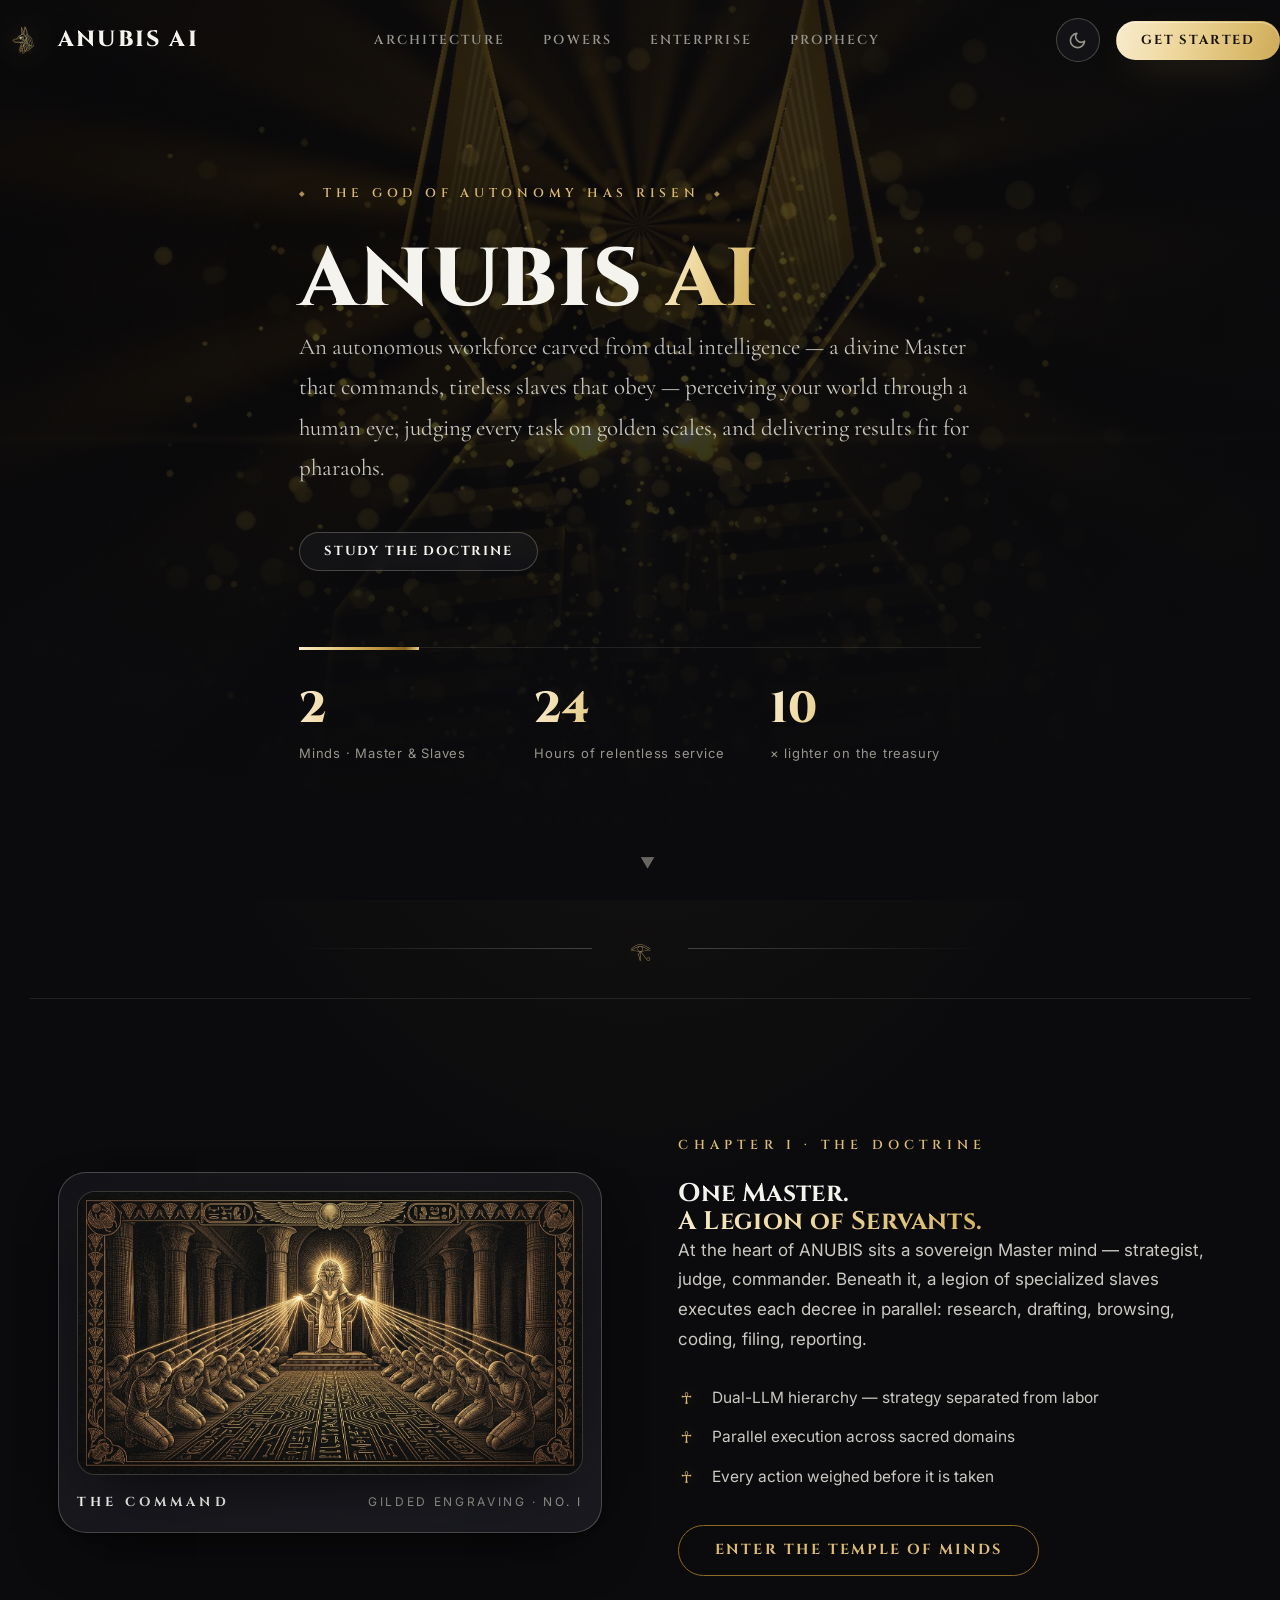
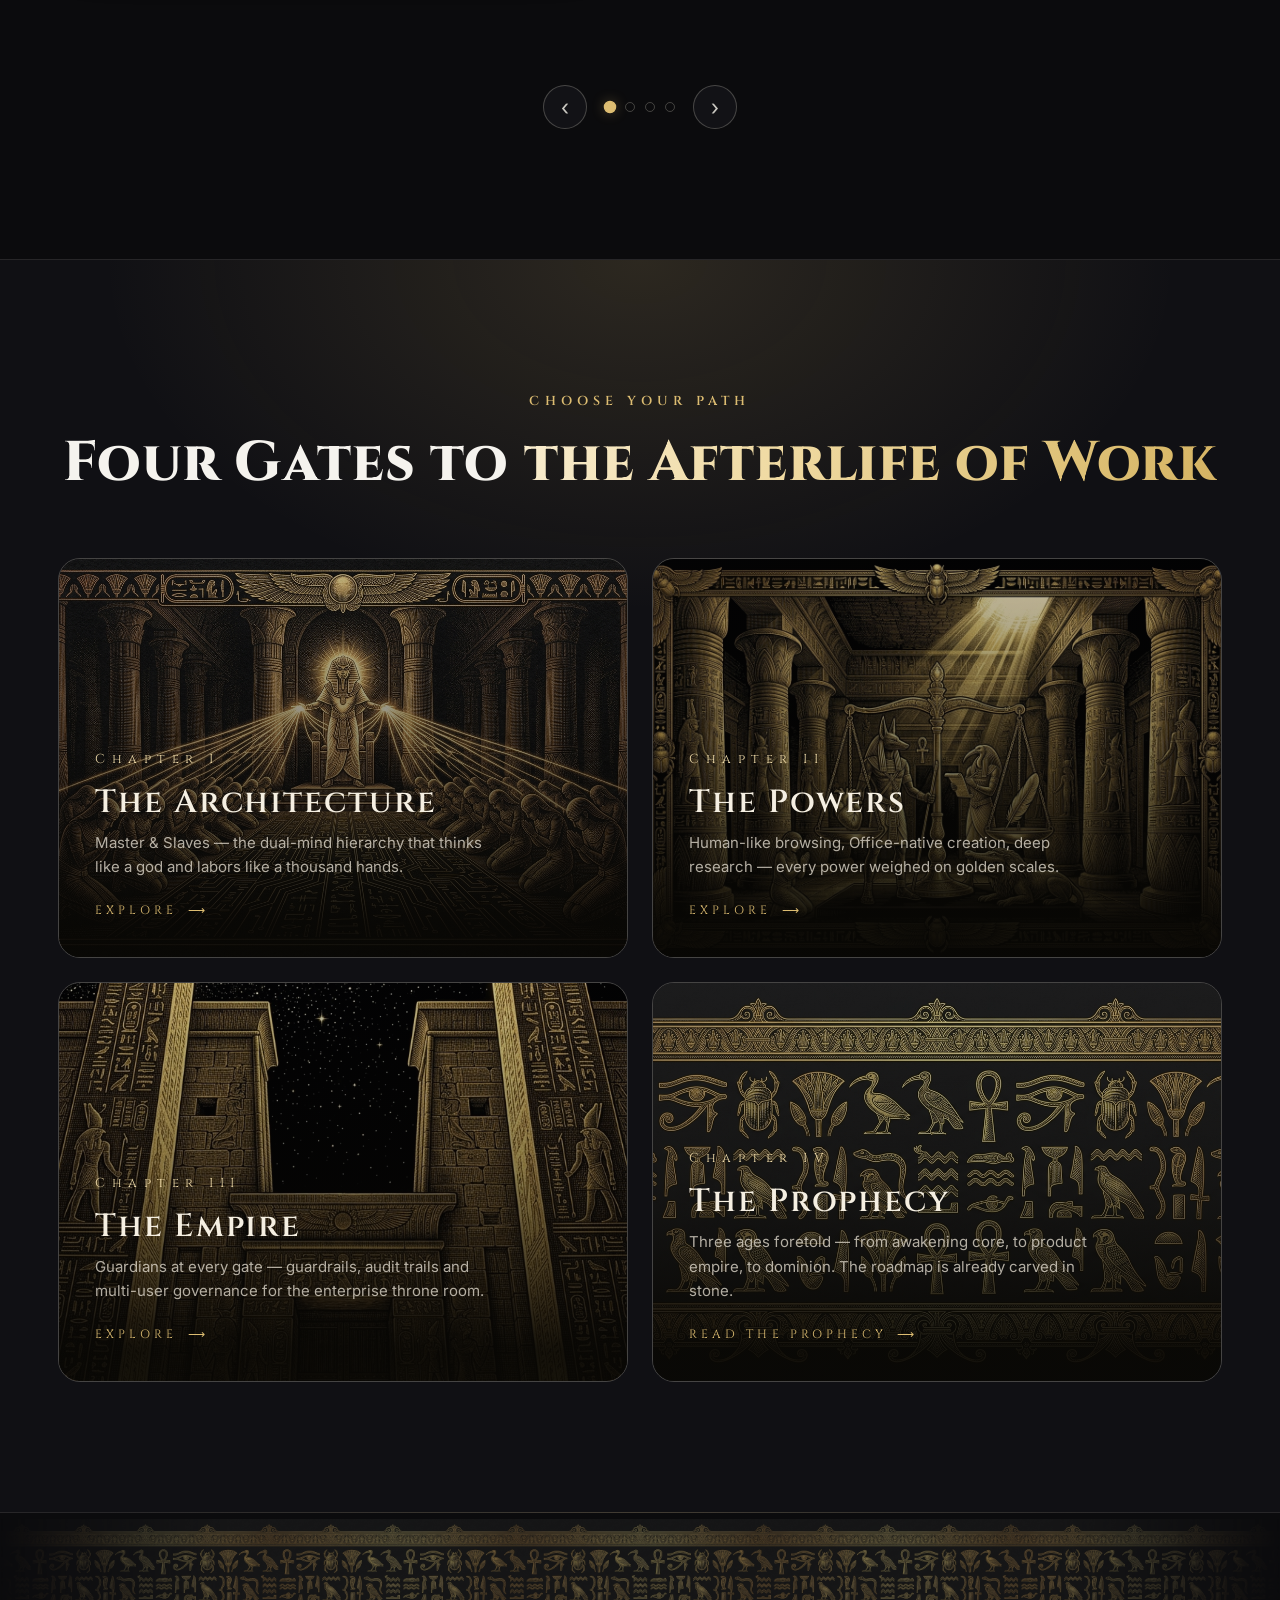
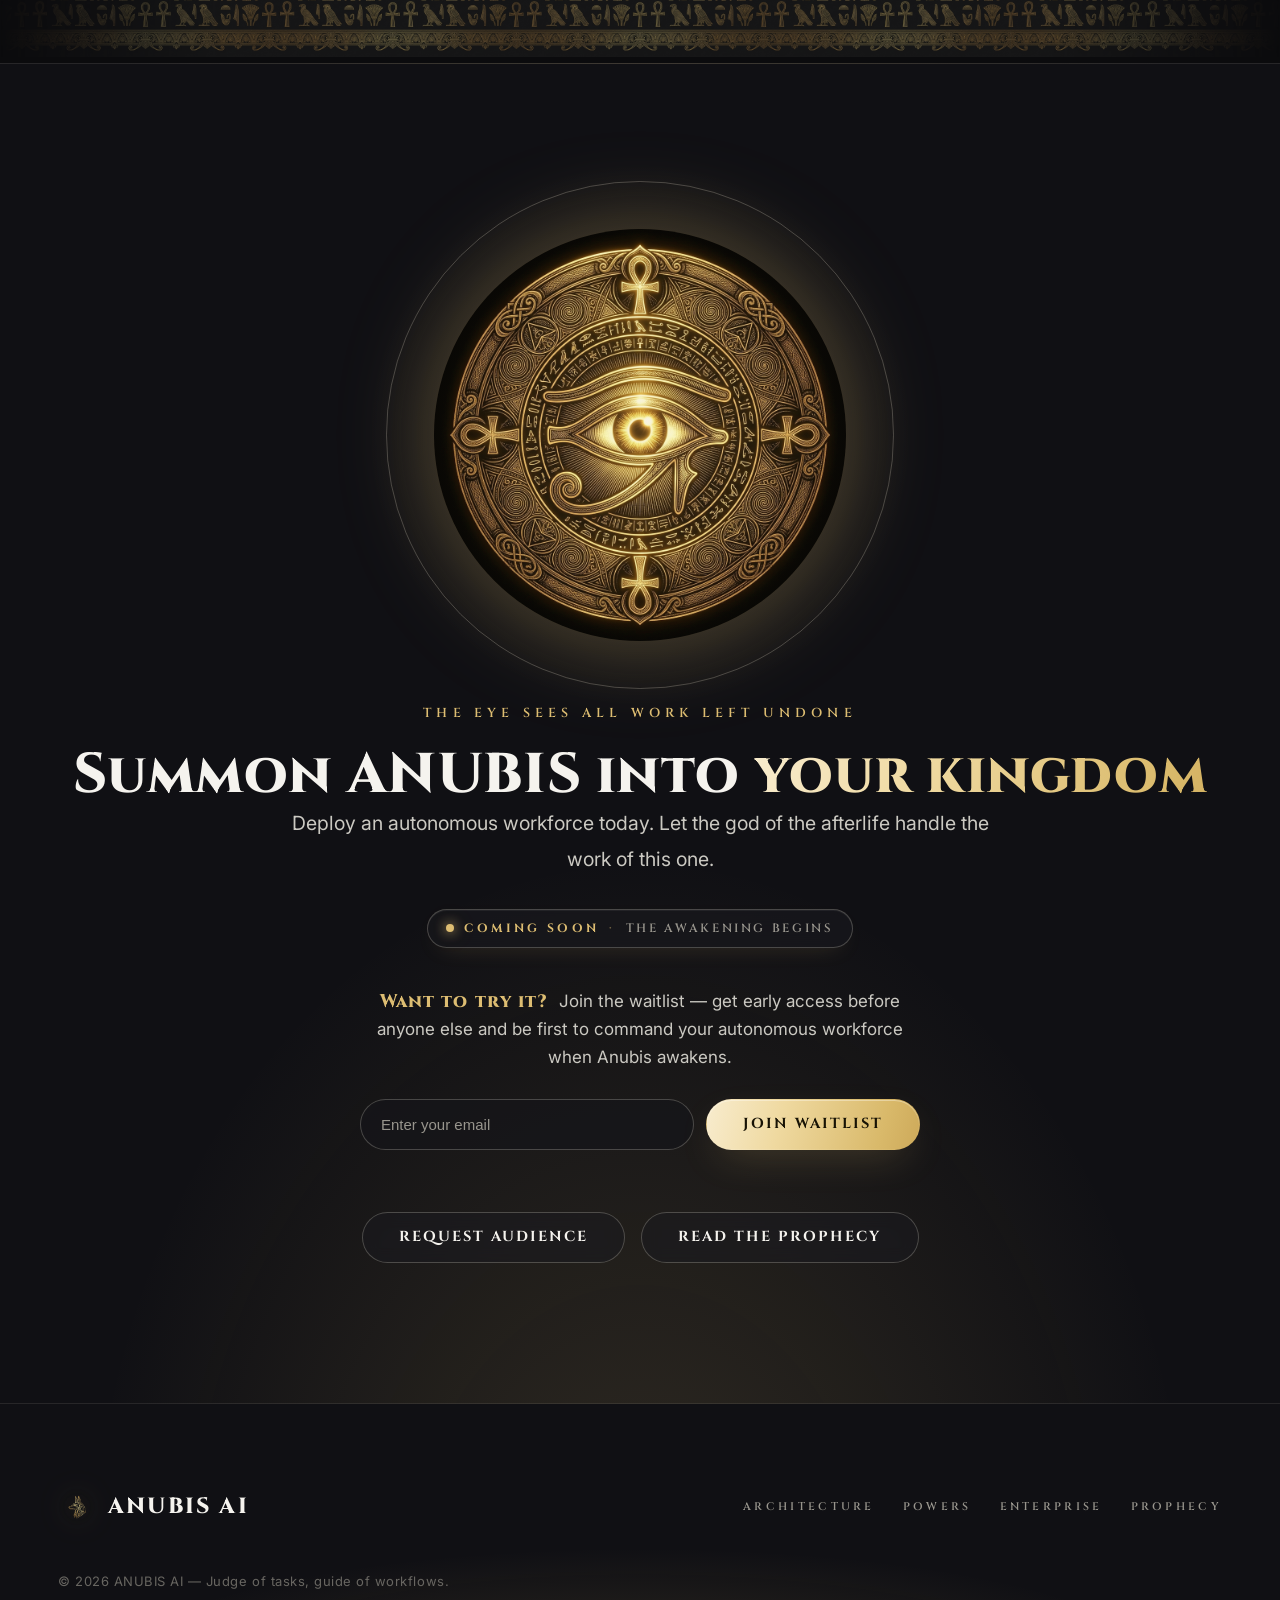
<file: index.html>
<!DOCTYPE html>
<html lang="en" data-theme="dark">
<head>
  <meta charset="UTF-8">
  <meta name="viewport" content="width=device-width, initial-scale=1.0">
  <title>ANUBIS AI — The Autonomous Workforce of the Gods</title>
  <meta name="description" content="ANUBIS — an autonomous agentic workforce that perceives, judges and acts. Master & Slaves architecture, human-like browsing, Office-native delivery.">
  <meta property="og:title" content="ANUBIS AI — The Autonomous Workforce of the Gods">
  <meta property="og:image" content="assets/anubis_og.png">
  <link rel="icon" type="image/png" href="assets/logo.png">
  <link rel="preconnect" href="https://fonts.googleapis.com">
  <link rel="preconnect" href="https://fonts.gstatic.com" crossorigin>
  <link href="https://fonts.googleapis.com/css2?family=Cinzel:wght@400;500;600;700&family=Cormorant+Garamond:ital,wght@0,400;0,500;1,400;1,500&family=Inter:wght@300;400;500;600&family=Noto+Sans+Egyptian+Hieroglyphs&display=swap" rel="stylesheet">
  <link rel="stylesheet" href="css/style.css?v=6">
  <link rel="stylesheet" href="css/pages.css?v=6">
  <script>(function(){try{var t=localStorage.getItem("anubis-theme");if(t)document.documentElement.setAttribute("data-theme",t);}catch(e){}})();</script>
</head>
<body>
  <div class="progress" id="progress" aria-hidden="true"></div>
  <!-- ======================= NAV ======================= -->
  <header class="nav" id="nav">
    <div class="nav-inner">
      <a class="brand" href="index.html">
        <img class="brand-logo" src="assets/logo.png" alt="ANUBIS AI emblem">
        <span class="brand-word">ANUBIS<span class="brand-thin">&nbsp;AI</span></span>
      </a>
      <nav class="nav-links" aria-label="Primary">
        <a class="nav-link" href="architecture.html">Architecture</a>
        <a class="nav-link" href="capabilities.html">Powers</a>
        <a class="nav-link" href="enterprise.html">Enterprise</a>
        <a class="nav-link" href="prophecy.html">Prophecy</a>
      </nav>
      <div class="nav-actions">
        <button class="theme-toggle" id="themeToggle" aria-label="Toggle light and dark realm" title="Toggle realm">
          <span class="theme-icon theme-sun"><svg class="icon-sun" xmlns="http://www.w3.org/2000/svg" viewBox="0 0 24 24" fill="none" stroke="currentColor" stroke-width="2" stroke-linecap="round" stroke-linejoin="round"><circle cx="12" cy="12" r="5"/><line x1="12" y1="1" x2="12" y2="3"/><line x1="12" y1="21" x2="12" y2="23"/><line x1="4.22" y1="4.22" x2="5.64" y2="5.64"/><line x1="18.36" y1="18.36" x2="19.78" y2="19.78"/><line x1="1" y1="12" x2="3" y2="12"/><line x1="21" y1="12" x2="23" y2="12"/><line x1="4.22" y1="19.78" x2="5.64" y2="18.36"/><line x1="18.36" y1="5.64" x2="19.78" y2="4.22"/></svg></span><span class="theme-icon theme-moon"><svg class="icon-moon" xmlns="http://www.w3.org/2000/svg" viewBox="0 0 24 24" fill="none" stroke="currentColor" stroke-width="2" stroke-linecap="round" stroke-linejoin="round"><path d="M21 12.79A9 9 0 1 1 11.21 3 7 7 0 0 0 21 12.79z"/></svg></span>
        </button>
        <a class="btn btn-gold btn-sm nav-cta" href="#summon">Get started</a>
        <button class="nav-burger" id="burger" aria-label="Menu" aria-expanded="false"><span></span><span></span><span></span></button>
      </div>
    </div>
    <div class="mobile-menu" id="mobileMenu">
      <a href="architecture.html">Architecture</a>
      <a href="capabilities.html">Powers</a>
      <a href="enterprise.html">Enterprise</a>
      <a href="prophecy.html">Prophecy</a>
      <a class="btn btn-gold" href="#summon">Get started</a>
    </div>
  </header>

  <!-- ======================= HERO ======================= -->
  <section class="hero" id="top">
    <video class="hero-video" autoplay muted loop playsinline poster="assets/anubis_poster.jpg">
      <source src="assets/anubis_hero_sm.mp4" type="video/mp4">
    </video>
    <div class="hero-veil"></div>
    <div class="container hero-inner">
      <p class="eyebrow reveal">The God of Autonomy has risen</p>
      <h1 class="reveal">ANUBIS&nbsp;<span class="grad-text">AI</span></h1>
      <p class="lead serif reveal">An autonomous workforce carved from dual intelligence — a divine Master that commands,
        tireless slaves that obey — perceiving your world through a human eye, judging every task on golden scales,
        and delivering results fit for pharaohs.</p>
      <div class="hero-actions reveal">
        <a class="btn btn-ghost btn-sm" href="architecture.html">Study the doctrine</a>
      </div>
      <div class="hero-stats reveal" data-stagger>
        <div class="stat"><strong data-count="2">0</strong><span>Minds · Master &amp; Slaves</span></div>
        <div class="stat"><strong data-count="24">0</strong><span>Hours of relentless service</span></div>
        <div class="stat"><strong data-count="10">0</strong><span>× lighter on the treasury</span></div>
      </div>
    </div>
    <a class="scroll-hint" href="#doctrine" aria-label="Descend">▼</a>
  </section>

  <!-- ======================= ORNAMENT ======================= -->
  <div class="ornament container reveal" aria-hidden="true">
    <span class="orn-line"></span><span class="orn-eye">𓂀</span><span class="orn-line"></span>
  </div>

  <!-- ======================= DOCTRINE CAROUSEL ======================= -->
  <section class="section" id="doctrine">
    <div class="container">
      <div class="doctrine-carousel" id="doctrineCarousel" aria-roledescription="carousel" aria-label="The Four Chapters">
        <div class="doctrine-track">
          <article class="doctrine-slide is-active" data-chapter="1" aria-roledescription="slide" aria-label="1 of 4">
            <div class="split rev">
              <div class="split-copy">
                <p class="kicker">Chapter I · The Doctrine</p>
                <h2>One Master.<br><span class="serif grad-text">A Legion of Servants.</span></h2>
                <p>At the heart of ANUBIS sits a sovereign Master mind — strategist, judge, commander.
                  Beneath it, a legion of specialized slaves executes each decree in parallel: research, drafting,
                  browsing, coding, filing, reporting.</p>
                <ul class="ticks">
                  <li>Dual-LLM hierarchy — strategy separated from labor</li>
                  <li>Parallel execution across sacred domains</li>
                  <li>Every action weighed before it is taken</li>
                </ul>
                <div><a class="btn btn-outline" href="architecture.html">Enter the temple of minds</a></div>
              </div>
              <figure class="split-art">
                <div class="art-mat">
                  <div class="art-frame drift">
                    <img src="assets/art/master-legion.png" alt="Engraving of the Master commanding his legion of servants" loading="lazy">
                  </div>
                  <figcaption class="art-caption"><strong>The Command</strong><span>Gilded engraving · No. I</span></figcaption>
                </div>
              </figure>
            </div>
          </article>
          <article class="doctrine-slide" data-chapter="2" aria-roledescription="slide" aria-label="2 of 4">
            <div class="split">
              <div class="split-copy">
                <p class="kicker">Chapter II · The Powers</p>
                <h2>Every Task,<br><span class="serif grad-text">Weighed &amp; Executed.</span></h2>
                <p>Nothing escapes the scales. ANUBIS browses as a human, creates as a scribe, files as a steward — around the clock, without complaint.</p>
                <ul class="ticks">
                  <li>Human-like browsing through real authentication</li>
                  <li>Office-native creation — true .docx, .xlsx, .pptx</li>
                  <li>Deep research across dozens of sources with citations</li>
                </ul>
                <div><a class="btn btn-outline" href="capabilities.html">Witness the powers</a></div>
              </div>
              <figure class="split-art">
                <div class="art-mat">
                  <div class="art-frame drift">
                    <img src="assets/art/scales-of-judgment.png" alt="Engraving: Anubis weighing the heart against the feather of truth" loading="lazy">
                  </div>
                  <figcaption class="art-caption"><strong>The Weighing</strong><span>Gilded engraving · No. II</span></figcaption>
                </div>
              </figure>
            </div>
          </article>
          <article class="doctrine-slide" data-chapter="3" aria-roledescription="slide" aria-label="3 of 4">
            <div class="split rev">
              <div class="split-copy">
                <p class="kicker">Chapter III · The Empire</p>
                <h2>Guarded at<br><span class="serif grad-text">Every Gate.</span></h2>
                <p>The same divine workforce, bound by stone-carved law: guardrails at every threshold, approvals before every tribute, audit trails for every decree — safe for the enterprise throne room.</p>
                <ul class="ticks">
                  <li>Guardrails in stone — domains &amp; spend limits declared up front</li>
                  <li>Dual blessing for sensitive deeds — human approval gates</li>
                  <li>Living ledger — every step replayable as evidence</li>
                </ul>
                <div><a class="btn btn-outline" href="enterprise.html">Guard the gates</a></div>
              </div>
              <figure class="split-art">
                <div class="art-mat">
                  <div class="art-frame drift">
                    <img src="assets/art/temple-gate.png" alt="Engraving: a towering temple gate flanked by obelisks" loading="lazy">
                  </div>
                  <figcaption class="art-caption"><strong>The Guarded Gate</strong><span>Gilded engraving · No. III</span></figcaption>
                </div>
              </figure>
            </div>
          </article>
          <article class="doctrine-slide" data-chapter="4" aria-roledescription="slide" aria-label="4 of 4">
            <div class="split">
              <div class="split-copy">
                <p class="kicker">Chapter IV · The Prophecy</p>
                <h2>Three Ages<br><span class="serif grad-text">Foretold.</span></h2>
                <p>The scribes have already carved what comes next — three ages building upon the last: Awakening, Empire, Dominion. The roadmap is stone, not promise.</p>
                <ul class="ticks">
                  <li>Age I · Awakening — dual-mind core, browsing, Office creation</li>
                  <li>Age II · Empire — governance, SSO, VPC, connectors</li>
                  <li>Age III · Dominion — playbooks, federated legions, marketplace</li>
                </ul>
                <div><a class="btn btn-outline" href="prophecy.html">Read the prophecy</a></div>
              </div>
              <figure class="split-art">
                <div class="art-mat">
                  <div class="art-frame drift">
                    <img src="assets/art/hieroglyph-band.png" alt="Engraving: hieroglyph band — the carved prophecy" loading="lazy">
                  </div>
                  <figcaption class="art-caption"><strong>The Prophecy</strong><span>Gilded engraving · No. IV</span></figcaption>
                </div>
              </figure>
            </div>
          </article>
        </div>
        <p class="sr-only" id="doctrineStatus" role="status" aria-live="polite"></p>
        <div class="doctrine-controls">
          <button class="doctrine-arrow prev" id="doctrinePrev" aria-label="Previous chapter"><span aria-hidden="true">‹</span></button>
          <div class="doctrine-dots" id="doctrineDots" role="tablist" aria-label="Chapters"></div>
          <button class="doctrine-arrow next" id="doctrineNext" aria-label="Next chapter"><span aria-hidden="true">›</span></button>
        </div>
      </div>
    </div>
  </section>

  <!-- ======================= PORTALS ======================= -->
  <section class="section section-alt" id="portals">
    <div class="container">
      <p class="kicker center reveal">Choose your path</p>
      <h2 class="center h2-xl reveal">Four Gates to <span class="grad-text">the Afterlife of Work</span></h2>
      <div class="portal-grid" data-stagger>

        <a class="portal-card" href="architecture.html">
          <img src="assets/art/master-legion.png" alt="" loading="lazy">
          <span class="portal-num">Chapter I</span>
          <h3>The Architecture</h3>
          <p class="portal-desc">Master &amp; Slaves — the dual-mind hierarchy that thinks like a god and labors like a thousand hands.</p>
          <span class="portal-go">Explore</span>
        </a>

        <a class="portal-card" href="capabilities.html">
          <img src="assets/art/scales-of-judgment.png" alt="" loading="lazy">
          <span class="portal-num">Chapter II</span>
          <h3>The Powers</h3>
          <p class="portal-desc">Human-like browsing, Office-native creation, deep research — every power weighed on golden scales.</p>
          <span class="portal-go">Explore</span>
        </a>

        <a class="portal-card" href="enterprise.html">
          <img src="assets/art/temple-gate.png" alt="" loading="lazy">
          <span class="portal-num">Chapter III</span>
          <h3>The Empire</h3>
          <p class="portal-desc">Guardians at every gate — guardrails, audit trails and multi-user governance for the enterprise throne room.</p>
          <span class="portal-go">Explore</span>
        </a>

        <a class="portal-card" href="prophecy.html">
          <img src="assets/art/hieroglyph-band.png" alt="" loading="lazy">
          <span class="portal-num">Chapter IV</span>
          <h3>The Prophecy</h3>
          <p class="portal-desc">Three ages foretold — from awakening core, to product empire, to dominion. The roadmap is already carved in stone.</p>
          <span class="portal-go">Read the prophecy</span>
        </a>

      </div>
    </div>
  </section>

  <!-- ======================= BAND ======================= -->
  <div class="band-divider" role="presentation"></div>

  <!-- ======================= EMBLEM / SUMMON ======================= -->
  <section class="section cta-section" id="summon">
    <div class="container">
      <div class="emblem-stage reveal">
        <div class="emblem-ring">
          <img src="assets/art/eye-of-horus.png" alt="The Eye of Horus medallion">
        </div>
      </div>
      <p class="kicker center reveal">The Eye sees all work left undone</p>
      <h2 class="center h2-xl reveal">Summon ANUBIS into <span class="grad-text">your kingdom</span></h2>
      <p class="lead center reveal">Deploy an autonomous workforce today. Let the god of the afterlife handle the work of this one.</p>
      <div class="coming-soon-badge reveal" aria-label="Coming Soon — The Awakening Begins">
        <span class="coming-soon-dot" aria-hidden="true"></span>
        <span class="coming-soon-text">Coming Soon</span>
        <span class="coming-soon-sep" aria-hidden="true">·</span>
        <span class="coming-soon-sub">The Awakening Begins</span>
      </div>
      <p class="waitlist-teaser reveal"><span class="waitlist-teaser-q">Want to try it?</span> <span class="waitlist-teaser-sub">Join the waitlist — get early access before anyone else and be first to command your autonomous workforce when Anubis awakens.</span></p>
      <div class="waitlist-wrap reveal" id="waitlistWrap">
        <form id="waitlistForm" class="waitlist-form" data-waitlist novalidate>
          <input id="waitlistEmail" name="email" type="email" placeholder="Enter your email" autocomplete="email" required aria-label="Email address">
          <button id="waitlistSubmit" type="submit" class="btn btn-gold">Join waitlist</button>
        </form>
        <p id="waitlistStatus" class="waitlist-status" role="status" aria-live="polite"></p>
        <p id="waitlistFallbackHint" class="waitlist-fallback-hint" style="display:none">Webhook not configured yet — submissions save locally and sync when live. Set via <code>localStorage.setItem('anubis:waitlistWebhook','https://...')</code> or <code>setWaitlistWebhook(url)</code>.</p>
      </div>
      <div class="center reveal" style="display:flex;gap:16px;justify-content:center;flex-wrap:wrap;margin-top:28px;">
        <a class="btn btn-ghost" href="enterprise.html">Request audience</a>
        <a class="btn btn-ghost" href="prophecy.html">Read the prophecy</a>
      </div>
    </div>
  </section>

  <!-- ======================= FOOTER ======================= -->
  <footer class="footer">
    <div class="container footer-inner">
      <a class="brand" href="index.html">
        <img class="brand-logo" src="assets/logo.png" alt="ANUBIS AI emblem">
        <span class="brand-word">ANUBIS<span class="brand-thin">&nbsp;AI</span></span>
      </a>
      <nav class="footer-links" aria-label="Footer">
        <a href="architecture.html">Architecture</a>
        <a href="capabilities.html">Powers</a>
        <a href="enterprise.html">Enterprise</a>
        <a href="prophecy.html">Prophecy</a>
      </nav>
      <p class="footer-note">© 2026 ANUBIS AI — Judge of tasks, guide of workflows.</p>
    </div>
  </footer>

  <script src="js/main.js?v=6"></script>
  <script src="js/waitlist.js?v=8"></script>

  <!-- ======================= WAITLIST MODAL (popup) ======================= -->
  <div id="waitlistModal" class="waitlist-modal" hidden aria-hidden="true">
    <div class="waitlist-modal__backdrop" data-close-waitlist></div>
    <div class="waitlist-modal__panel" role="dialog" aria-modal="true" aria-labelledby="waitlistModalTitle">
      <button type="button" class="waitlist-modal__close" aria-label="Close" data-close-waitlist>×</button>
      <p class="kicker" style="justify-content:center"><span style="width:6px;height:6px;border-radius:50%;background:var(--gold);box-shadow:0 0 10px var(--gold);display:inline-block"></span> Early access</p>
      <h3 id="waitlistModalTitle" style="font-family:var(--font-display);font-size:22px;text-align:center;margin-top:10px">Join the Waitlist</h3>
      <p class="waitlist-teaser" style="text-align:center;margin:12px auto 0;max-width:44ch">Want to try it? Get early access before anyone else — be first to command Anubis when it awakens.</p>
      <form id="waitlistFormModal" class="waitlist-form" data-waitlist novalidate style="margin-top:20px;justify-content:center">
        <input name="email" type="email" placeholder="Enter your email" autocomplete="email" required aria-label="Email address">
        <button type="submit" class="btn btn-gold">Join Waitlist</button>
      </form>
      <p id="waitlistStatusModal" class="waitlist-status" role="status" aria-live="polite" style="text-align:center"></p>
      <p class="coming-soon-badge" style="margin:22px auto 0;display:inline-flex;align-self:center;justify-content:center;position:relative;left:50%;transform:translateX(-50%)"><span class="coming-soon-dot" aria-hidden="true"></span> <span>Coming Soon</span> <span class="coming-soon-sep">·</span> <span class="coming-soon-sub">The Awakening Begins</span></p>
    </div>
  </div>
</body>
</html>
</file>
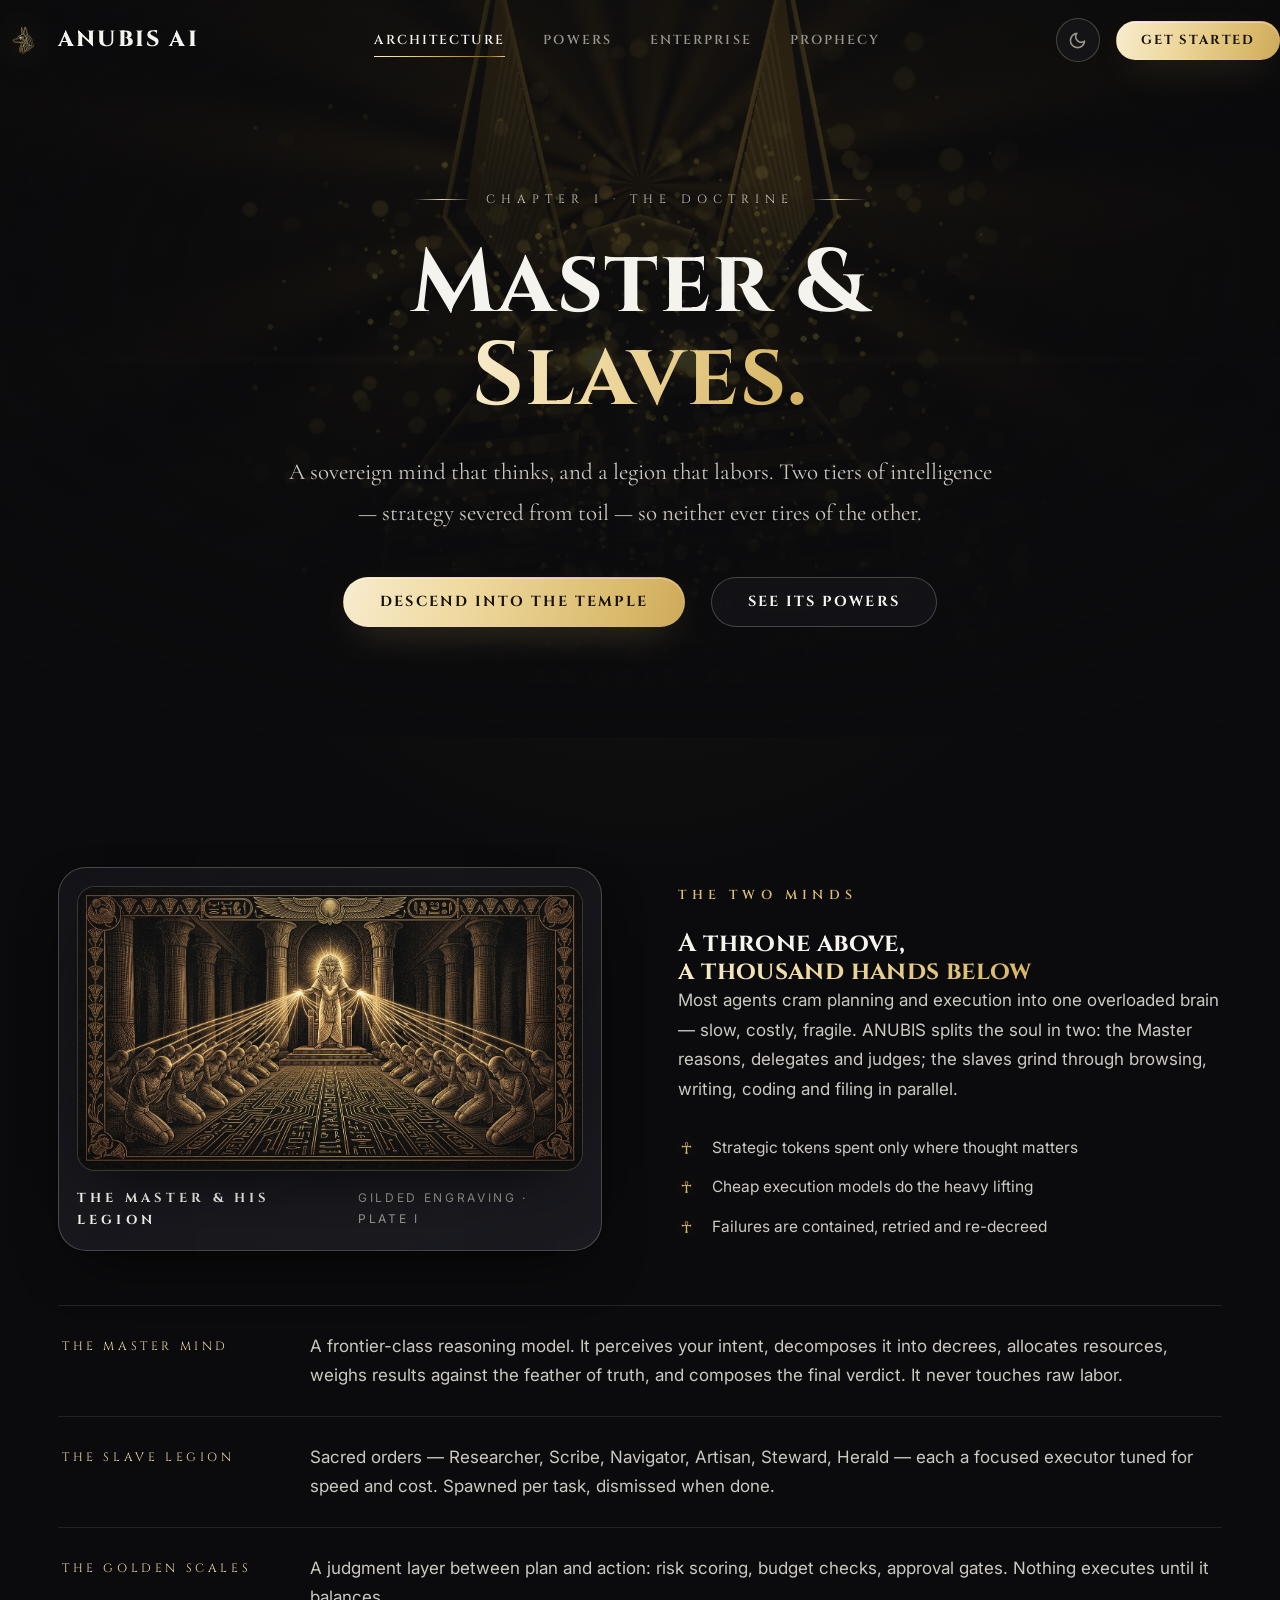
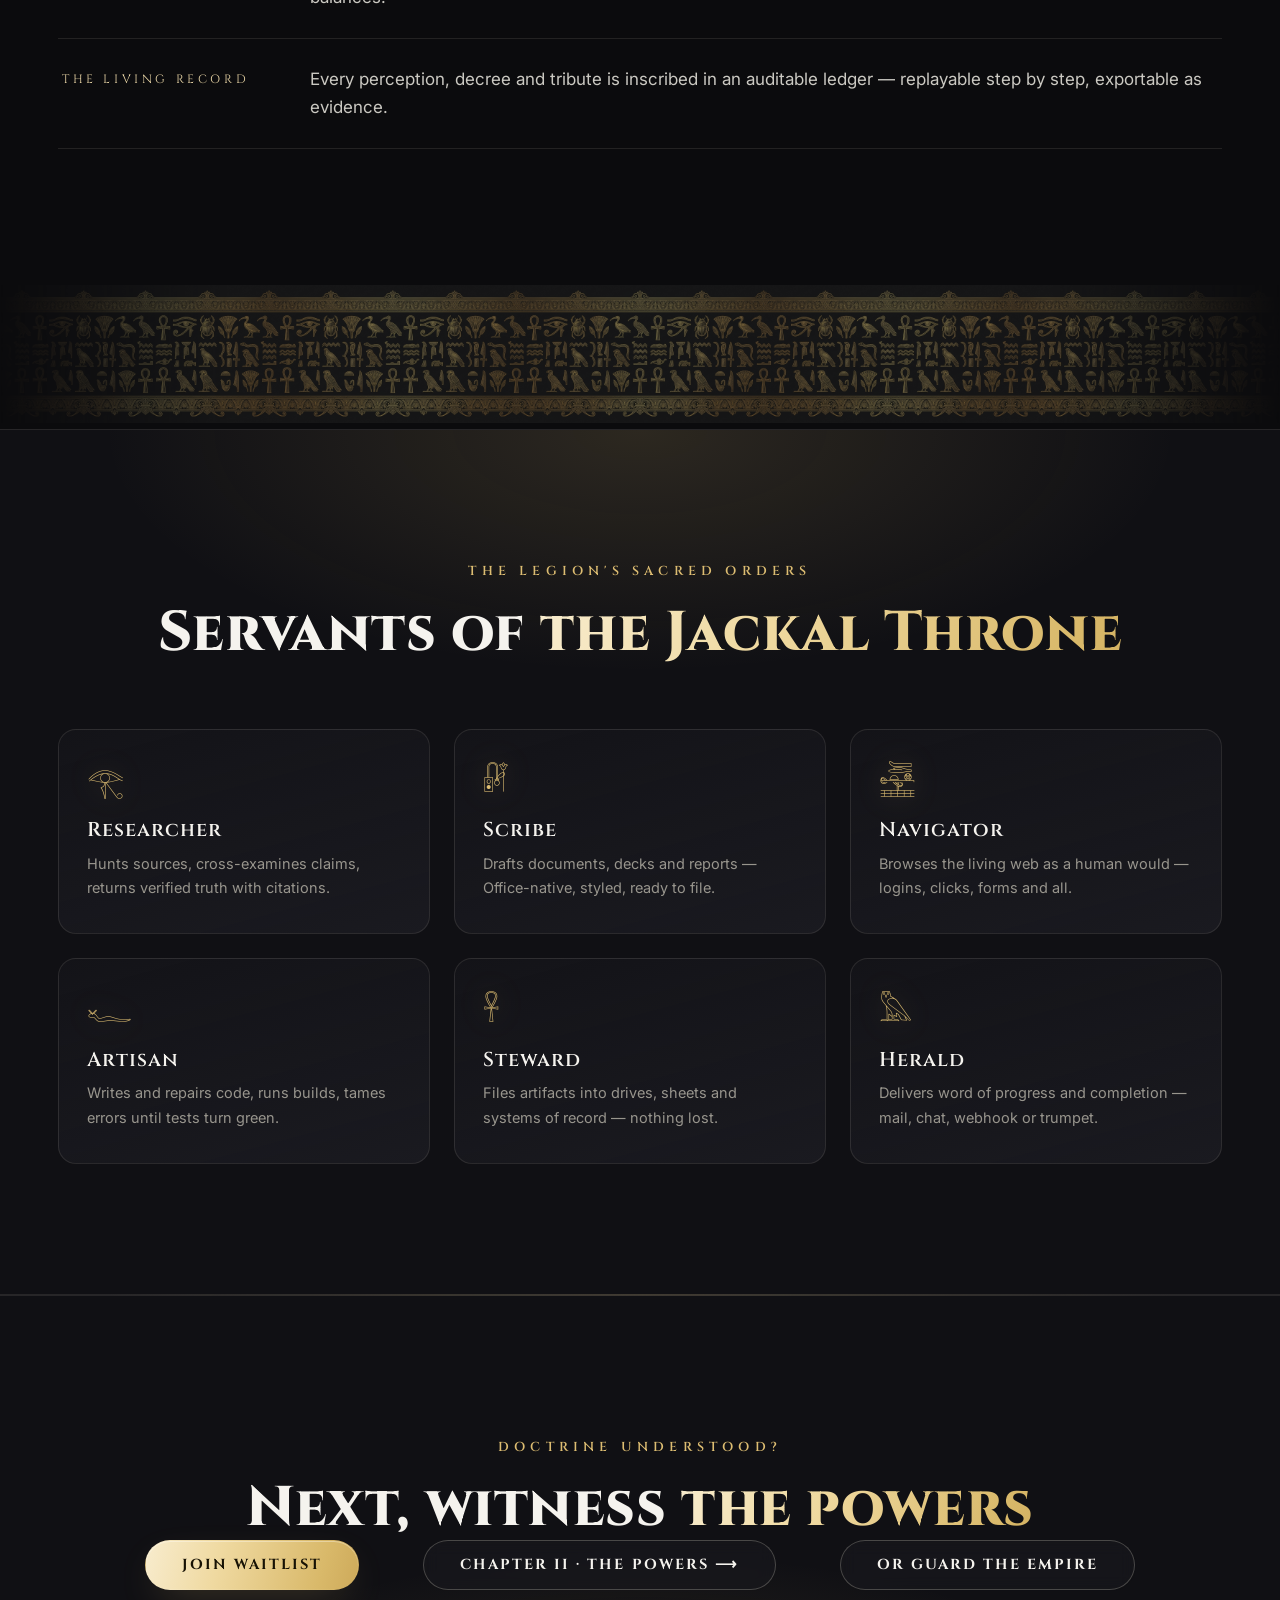
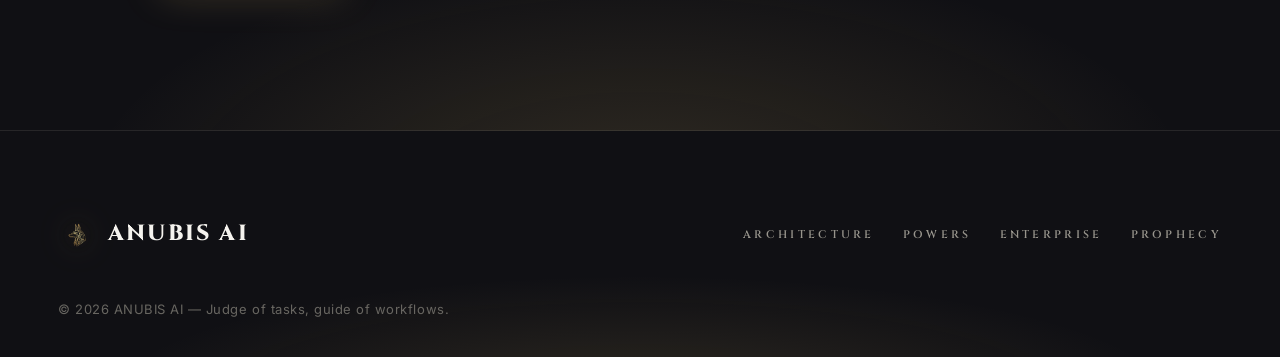
<file: architecture.html>
<!DOCTYPE html>
<html lang="en" data-theme="dark">
<head>
  <meta charset="UTF-8">
  <meta name="viewport" content="width=device-width, initial-scale=1.0">
  <title>The Doctrine — Master &amp; Slaves | ANUBIS AI</title>
  <meta name="description" content="Inside ANUBIS: a sovereign Master LLM that plans and judges, a legion of slave agents that execute in parallel — the dual-mind agentic architecture.">
  <link rel="icon" type="image/png" href="assets/logo.png">
  <link rel="preconnect" href="https://fonts.googleapis.com">
  <link rel="preconnect" href="https://fonts.gstatic.com" crossorigin>
  <link href="https://fonts.googleapis.com/css2?family=Cinzel:wght@400;500;600;700&family=Cormorant+Garamond:ital,wght@0,400;0,500;1,400;1,500&family=Inter:wght@300;400;500;600&family=Noto+Sans+Egyptian+Hieroglyphs&display=swap" rel="stylesheet">
  <link rel="stylesheet" href="css/style.css?v=3">
  <link rel="stylesheet" href="css/pages.css?v=3">
  <script>(function(){try{var t=localStorage.getItem("anubis-theme");if(t)document.documentElement.setAttribute("data-theme",t);}catch(e){}})();</script>
</head>
<body>
  <div class="progress" id="progress" aria-hidden="true"></div>
  <header class="nav" id="nav">
    <div class="nav-inner">
      <a class="brand" href="index.html">
        <img class="brand-logo" src="assets/logo.png" alt="ANUBIS AI emblem">
        <span class="brand-word">ANUBIS<span class="brand-thin">&nbsp;AI</span></span>
      </a>
      <nav class="nav-links" aria-label="Primary">
        <a class="nav-link active" href="architecture.html">Architecture</a>
        <a class="nav-link" href="capabilities.html">Powers</a>
        <a class="nav-link" href="enterprise.html">Enterprise</a>
        <a class="nav-link" href="prophecy.html">Prophecy</a>
      </nav>
      <div class="nav-actions">
        <button class="theme-toggle" id="themeToggle" aria-label="Toggle light and dark realm"><span class="theme-icon theme-sun"><svg class="icon-sun" xmlns="http://www.w3.org/2000/svg" viewBox="0 0 24 24" fill="none" stroke="currentColor" stroke-width="2" stroke-linecap="round" stroke-linejoin="round"><circle cx="12" cy="12" r="5"/><line x1="12" y1="1" x2="12" y2="3"/><line x1="12" y1="21" x2="12" y2="23"/><line x1="4.22" y1="4.22" x2="5.64" y2="5.64"/><line x1="18.36" y1="18.36" x2="19.78" y2="19.78"/><line x1="1" y1="12" x2="3" y2="12"/><line x1="21" y1="12" x2="23" y2="12"/><line x1="4.22" y1="19.78" x2="5.64" y2="18.36"/><line x1="18.36" y1="5.64" x2="19.78" y2="4.22"/></svg></span><span class="theme-icon theme-moon"><svg class="icon-moon" xmlns="http://www.w3.org/2000/svg" viewBox="0 0 24 24" fill="none" stroke="currentColor" stroke-width="2" stroke-linecap="round" stroke-linejoin="round"><path d="M21 12.79A9 9 0 1 1 11.21 3 7 7 0 0 0 21 12.79z"/></svg></span></button>
        <a class="btn btn-gold btn-sm nav-cta" href="#summon">Get started</a>
        <button class="nav-burger" id="burger" aria-label="Menu" aria-expanded="false"><span></span><span></span><span></span></button>
      </div>
    </div>
    <div class="mobile-menu" id="mobileMenu">
      <a href="architecture.html">Architecture</a>
      <a href="capabilities.html">Powers</a>
      <a href="enterprise.html">Enterprise</a>
      <a href="prophecy.html">Prophecy</a>
      <a class="btn btn-gold" href="#summon">Get started</a>
    </div>
  </header>

  <!-- ======================= PAGE HERO ======================= -->
  <section class="page-hero">
    <video class="hero-video" autoplay muted loop playsinline poster="assets/anubis_poster.jpg">
      <source src="assets/anubis_scene.mp4" type="video/mp4">
    </video>
    <div class="hero-veil"></div>
    <div class="container">
      <p class="chapter-kicker reveal">Chapter I · The Doctrine</p>
      <h1 class="reveal">Master &amp;<br><span class="grad-text">Slaves.</span></h1>
      <p class="lead serif reveal">A sovereign mind that thinks, and a legion that labors.
        Two tiers of intelligence — strategy severed from toil — so neither ever tires of the other.</p>
      <div class="hero-actions reveal">
        <a class="btn btn-gold" href="#hierarchy">Descend into the temple</a>
        <a class="btn btn-ghost" href="capabilities.html">See its powers</a>
      </div>
    </div>
  </section>

  <!-- ======================= HIERARCHY ======================= -->
  <section class="section" id="hierarchy">
    <div class="container">
      <div class="split rev">
        <div class="split-copy">
          <p class="kicker reveal">The two minds</p>
          <h2 class="reveal">A throne above,<br><span class="serif grad-text">a thousand hands below</span></h2>
          <p class="reveal">Most agents cram planning and execution into one overloaded brain — slow, costly, fragile.
            ANUBIS splits the soul in two: the Master reasons, delegates and judges; the slaves grind through
            browsing, writing, coding and filing in parallel.</p>
          <ul class="ticks reveal">
            <li>Strategic tokens spent only where thought matters</li>
            <li>Cheap execution models do the heavy lifting</li>
            <li>Failures are contained, retried and re-decreed</li>
          </ul>
        </div>
        <figure class="split-art reveal">
          <div class="art-mat">
            <div class="art-frame drift">
              <img src="assets/art/master-legion.png" alt="Engraving: the enthroned Master directing kneeling servants bearing light" loading="lazy">
            </div>
            <figcaption class="art-caption"><strong>The Master &amp; His Legion</strong><span>Gilded engraving · Plate I</span></figcaption>
          </div>
        </figure>
      </div>

      <dl class="spec-sheet reveal">
        <div class="spec-row"><dt>The Master Mind</dt><dd>A frontier-class reasoning model. It perceives your intent, decomposes it into decrees, allocates resources, weighs results against the feather of truth, and composes the final verdict. It never touches raw labor.</dd></div>
        <div class="spec-row"><dt>The Slave Legion</dt><dd>Sacred orders — Researcher, Scribe, Navigator, Artisan, Steward, Herald — each a focused executor tuned for speed and cost. Spawned per task, dismissed when done.</dd></div>
        <div class="spec-row"><dt>The Golden Scales</dt><dd>A judgment layer between plan and action: risk scoring, budget checks, approval gates. Nothing executes until it balances.</dd></div>
        <div class="spec-row"><dt>The Living Record</dt><dd>Every perception, decree and tribute is inscribed in an auditable ledger — replayable step by step, exportable as evidence.</dd></div>
      </dl>
    </div>
  </section>

  <!-- ======================= BAND ======================= -->
  <div class="band-divider" role="presentation"></div>

  <!-- ======================= SIX ORDERS ======================= -->
  <section class="section section-alt" id="orders">
    <div class="container">
      <p class="kicker center reveal">The legion's sacred orders</p>
      <h2 class="center h2-xl reveal">Servants of <span class="grad-text">the Jackal Throne</span></h2>
      <div class="grid-3 cards" data-stagger>
        <article class="card reveal"><span class="glyph">𓂀</span><h3>Researcher</h3><p>Hunts sources, cross-examines claims, returns verified truth with citations.</p></article>
        <article class="card reveal"><span class="glyph">𓏞</span><h3>Scribe</h3><p>Drafts documents, decks and reports — Office-native, styled, ready to file.</p></article>
        <article class="card reveal"><span class="glyph">𓈱</span><h3>Navigator</h3><p>Browses the living web as a human would — logins, clicks, forms and all.</p></article>
        <article class="card reveal"><span class="glyph">𓆑</span><h3>Artisan</h3><p>Writes and repairs code, runs builds, tames errors until tests turn green.</p></article>
        <article class="card reveal"><span class="glyph">𓋹</span><h3>Steward</h3><p>Files artifacts into drives, sheets and systems of record — nothing lost.</p></article>
        <article class="card reveal"><span class="glyph">𓅓</span><h3>Herald</h3><p>Delivers word of progress and completion — mail, chat, webhook or trumpet.</p></article>
      </div>
    </div>
  </section>

  <!-- ======================= SUMMON ======================= -->
  <section class="section cta-section" id="summon">
    <div class="container center-block">
      <p class="kicker center reveal">Doctrine understood?</p>
      <h2 class="center h2-xl reveal">Next, witness <span class="grad-text">the powers</span></h2>
      <div class="center reveal" style="display:flex;gap:64px;justify-content:center;flex-wrap:wrap;">
        <a class="btn btn-gold" data-open-waitlist>Join waitlist</a>
        <a class="btn btn-ghost" href="capabilities.html">Chapter II · The Powers ⟶</a>
        <a class="btn btn-ghost" href="enterprise.html">Or guard the Empire</a>
      </div>
    </div>
  </section>

  <footer class="footer">
    <div class="container footer-inner">
      <a class="brand" href="index.html"><img class="brand-logo" src="assets/logo.png" alt="ANUBIS AI emblem"><span class="brand-word">ANUBIS<span class="brand-thin">&nbsp;AI</span></span></a>
      <nav class="footer-links" aria-label="Footer">
        <a href="architecture.html">Architecture</a>
        <a href="capabilities.html">Powers</a>
        <a href="enterprise.html">Enterprise</a>
        <a href="prophecy.html">Prophecy</a>
      </nav>
      <p class="footer-note">© 2026 ANUBIS AI — Judge of tasks, guide of workflows.</p>
    </div>
  </footer>

  <script src="js/main.js?v=3"></script>
  <script src="js/waitlist.js?v=7"></script>
<div id="waitlistModal" class="waitlist-modal" hidden aria-hidden="true">
    <div class="waitlist-modal__backdrop" data-close-waitlist></div>
    <div class="waitlist-modal__panel" role="dialog" aria-modal="true" aria-labelledby="waitlistModalTitle">
      <button type="button" class="waitlist-modal__close" aria-label="Close" data-close-waitlist>×</button>
      <p class="kicker" style="justify-content:center"><span style="width:6px;height:6px;border-radius:50%;background:var(--gold);box-shadow:0 0 10px var(--gold);display:inline-block"></span> Early access</p>
      <h3 id="waitlistModalTitle" style="font-family:var(--font-display);font-size:22px;text-align:center;margin-top:10px">Join the Waitlist</h3>
      <p class="waitlist-teaser" style="text-align:center;margin:12px auto 0;max-width:44ch">Want to try it? Get early access before anyone else — be first to command Anubis when it awakens.</p>
      <form id="waitlistFormModal" class="waitlist-form" data-waitlist novalidate style="margin-top:20px;justify-content:center">
        <input name="email" type="email" placeholder="Enter your email" autocomplete="email" required aria-label="Email address">
        <button type="submit" class="btn btn-gold">Join Waitlist</button>
      </form>
      <p id="waitlistStatusModal" class="waitlist-status" role="status" aria-live="polite" style="text-align:center"></p>
      <p class="coming-soon-badge" style="margin:22px auto 0;display:inline-flex;align-self:center;justify-content:center;position:relative;left:50%;transform:translateX(-50%)"><span class="coming-soon-dot" aria-hidden="true"></span> <span>Coming Soon</span> <span class="coming-soon-sep">·</span> <span class="coming-soon-sub">The Awakening Begins</span></p>
    </div>
  </div>
</body>
</html>
</file>
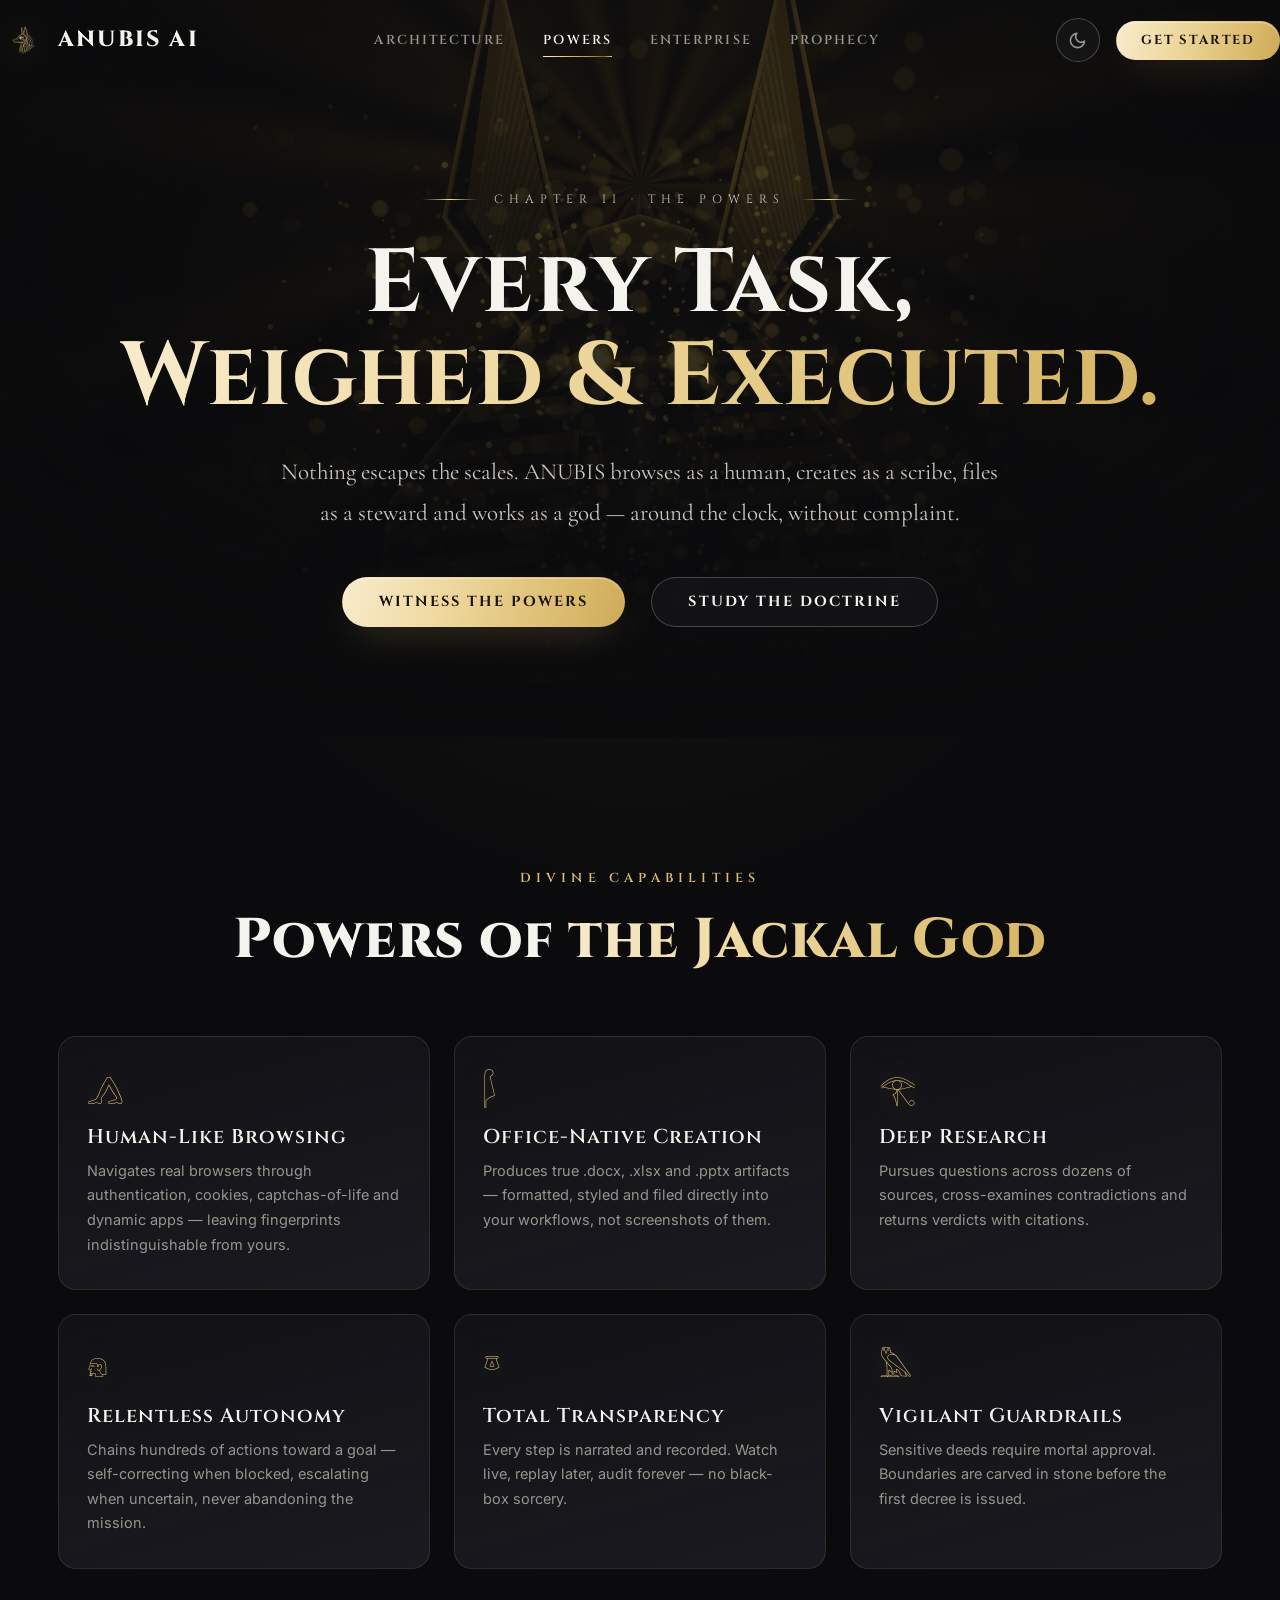
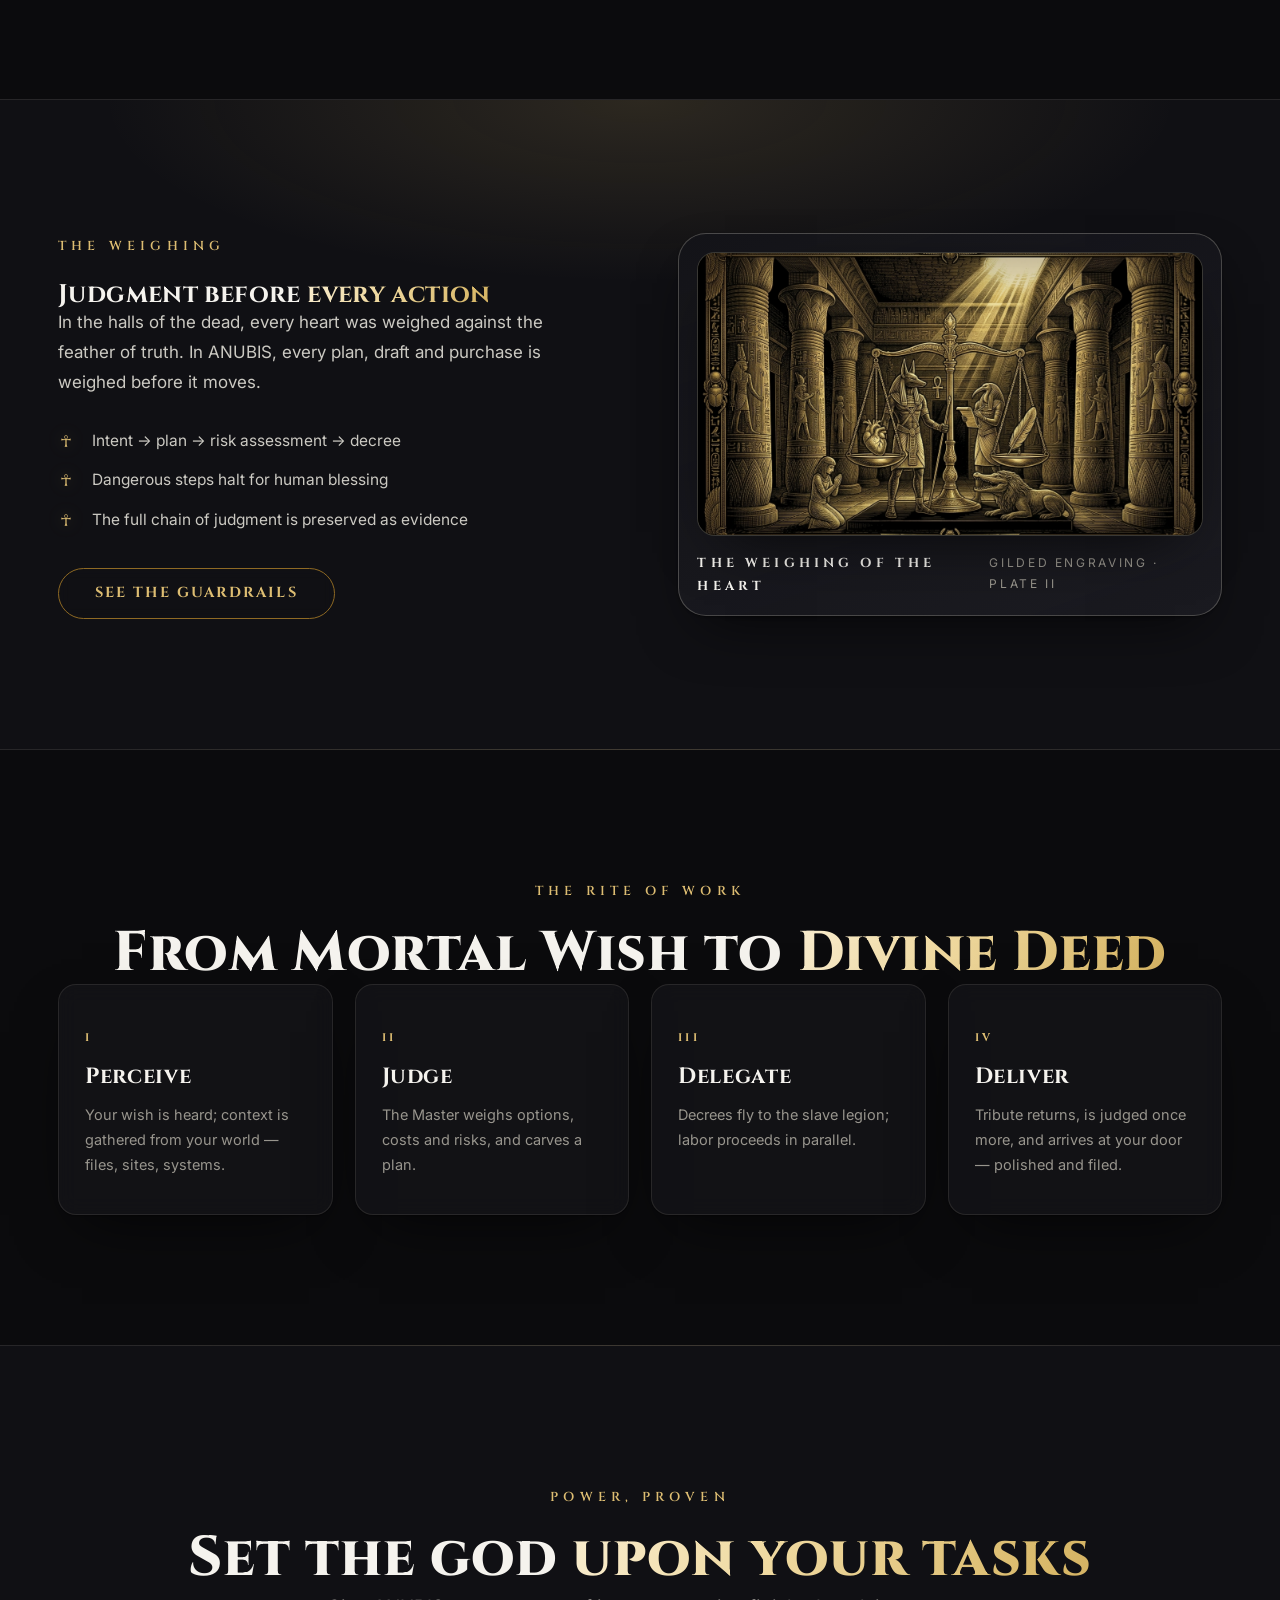
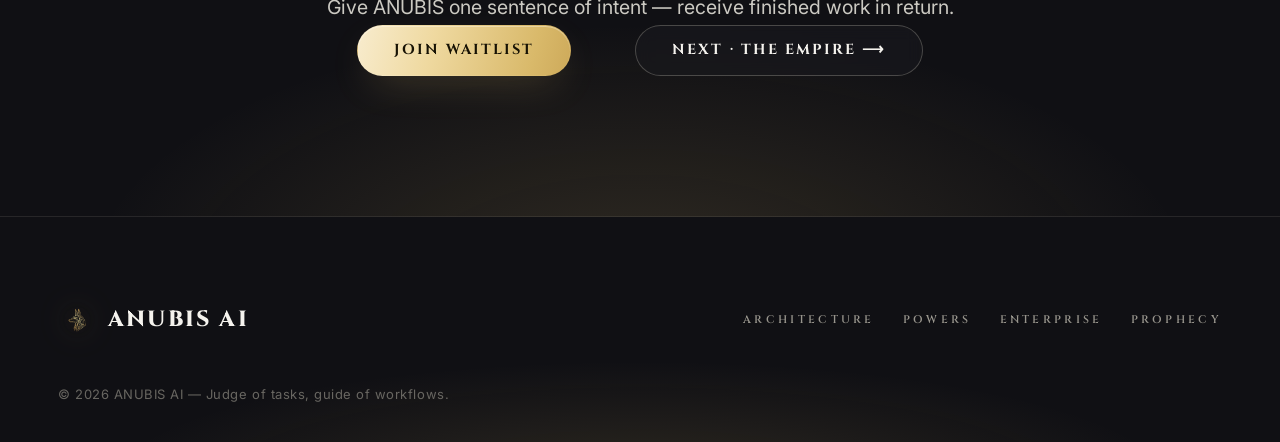
<file: capabilities.html>
<!DOCTYPE html>
<html lang="en" data-theme="dark">
<head>
  <meta charset="UTF-8">
  <meta name="viewport" content="width=device-width, initial-scale=1.0">
  <title>The Powers — What ANUBIS Commands | ANUBIS AI</title>
  <meta name="description" content="Human-like browsing, Office-native creation, deep research and relentless autonomy — the powers of the ANUBIS agentic workforce.">
  <link rel="icon" type="image/png" href="assets/logo.png">
  <link rel="preconnect" href="https://fonts.googleapis.com">
  <link rel="preconnect" href="https://fonts.gstatic.com" crossorigin>
  <link href="https://fonts.googleapis.com/css2?family=Cinzel:wght@400;500;600;700&family=Cormorant+Garamond:ital,wght@0,400;0,500;1,400;1,500&family=Inter:wght@300;400;500;600&family=Noto+Sans+Egyptian+Hieroglyphs&display=swap" rel="stylesheet">
  <link rel="stylesheet" href="css/style.css?v=3">
  <link rel="stylesheet" href="css/pages.css?v=3">
  <script>(function(){try{var t=localStorage.getItem("anubis-theme");if(t)document.documentElement.setAttribute("data-theme",t);}catch(e){}})();</script>
</head>
<body>
  <div class="progress" id="progress" aria-hidden="true"></div>
  <header class="nav" id="nav">
    <div class="nav-inner">
      <a class="brand" href="index.html">
        <img class="brand-logo" src="assets/logo.png" alt="ANUBIS AI emblem">
        <span class="brand-word">ANUBIS<span class="brand-thin">&nbsp;AI</span></span>
      </a>
      <nav class="nav-links" aria-label="Primary">
        <a class="nav-link" href="architecture.html">Architecture</a>
        <a class="nav-link active" href="capabilities.html">Powers</a>
        <a class="nav-link" href="enterprise.html">Enterprise</a>
        <a class="nav-link" href="prophecy.html">Prophecy</a>
      </nav>
      <div class="nav-actions">
        <button class="theme-toggle" id="themeToggle" aria-label="Toggle light and dark realm"><span class="theme-icon theme-sun"><svg class="icon-sun" xmlns="http://www.w3.org/2000/svg" viewBox="0 0 24 24" fill="none" stroke="currentColor" stroke-width="2" stroke-linecap="round" stroke-linejoin="round"><circle cx="12" cy="12" r="5"/><line x1="12" y1="1" x2="12" y2="3"/><line x1="12" y1="21" x2="12" y2="23"/><line x1="4.22" y1="4.22" x2="5.64" y2="5.64"/><line x1="18.36" y1="18.36" x2="19.78" y2="19.78"/><line x1="1" y1="12" x2="3" y2="12"/><line x1="21" y1="12" x2="23" y2="12"/><line x1="4.22" y1="19.78" x2="5.64" y2="18.36"/><line x1="18.36" y1="5.64" x2="19.78" y2="4.22"/></svg></span><span class="theme-icon theme-moon"><svg class="icon-moon" xmlns="http://www.w3.org/2000/svg" viewBox="0 0 24 24" fill="none" stroke="currentColor" stroke-width="2" stroke-linecap="round" stroke-linejoin="round"><path d="M21 12.79A9 9 0 1 1 11.21 3 7 7 0 0 0 21 12.79z"/></svg></span></button>
        <a class="btn btn-gold btn-sm nav-cta" href="#summon">Get started</a>
        <button class="nav-burger" id="burger" aria-label="Menu" aria-expanded="false"><span></span><span></span><span></span></button>
      </div>
    </div>
    <div class="mobile-menu" id="mobileMenu">
      <a href="architecture.html">Architecture</a>
      <a href="capabilities.html">Powers</a>
      <a href="enterprise.html">Enterprise</a>
      <a href="prophecy.html">Prophecy</a>
      <a class="btn btn-gold" href="#summon">Get started</a>
    </div>
  </header>

  <!-- ======================= PAGE HERO ======================= -->
  <section class="page-hero">
    <video class="hero-video" autoplay muted loop playsinline poster="assets/anubis_poster.jpg">
      <source src="assets/anubis_hero_web.mp4" type="video/mp4">
    </video>
    <div class="hero-veil"></div>
    <div class="container">
      <p class="chapter-kicker reveal">Chapter II · The Powers</p>
      <h1 class="reveal">Every Task,<br><span class="grad-text">Weighed &amp; Executed.</span></h1>
      <p class="lead serif reveal">Nothing escapes the scales. ANUBIS browses as a human, creates as a scribe,
        files as a steward and works as a god — around the clock, without complaint.</p>
      <div class="hero-actions reveal">
        <a class="btn btn-gold" href="#powers">Witness the powers</a>
        <a class="btn btn-ghost" href="architecture.html">Study the doctrine</a>
      </div>
    </div>
  </section>

  <!-- ======================= POWERS GRID ======================= -->
  <section class="section" id="powers">
    <div class="container">
      <p class="kicker center reveal">Divine capabilities</p>
      <h2 class="center h2-xl reveal">Powers of <span class="grad-text">the Jackal God</span></h2>
      <div class="grid-3 cards" data-stagger>
        <article class="card reveal"><span class="glyph">𓂻</span><h3>Human-Like Browsing</h3><p>Navigates real browsers through authentication, cookies, captchas-of-life and dynamic apps — leaving fingerprints indistinguishable from yours.</p></article>
        <article class="card reveal"><span class="glyph">𓆄</span><h3>Office-Native Creation</h3><p>Produces true .docx, .xlsx and .pptx artifacts — formatted, styled and filed directly into your workflows, not screenshots of them.</p></article>
        <article class="card reveal"><span class="glyph">𓂀</span><h3>Deep Research</h3><p>Pursues questions across dozens of sources, cross-examines contradictions and returns verdicts with citations.</p></article>
        <article class="card reveal"><span class="glyph">𓁶</span><h3>Relentless Autonomy</h3><p>Chains hundreds of actions toward a goal — self-correcting when blocked, escalating when uncertain, never abandoning the mission.</p></article>
        <article class="card reveal"><span class="glyph">𓎼</span><h3>Total Transparency</h3><p>Every step is narrated and recorded. Watch live, replay later, audit forever — no black-box sorcery.</p></article>
        <article class="card reveal"><span class="glyph">𓅓</span><h3>Vigilant Guardrails</h3><p>Sensitive deeds require mortal approval. Boundaries are carved in stone before the first decree is issued.</p></article>
      </div>
    </div>
  </section>

  <!-- ======================= SCALES ART INTERLUDE ======================= -->
  <section class="section section-alt" id="judgment">
    <div class="container split">
      <div class="split-copy">
        <p class="kicker reveal">The weighing</p>
        <h2 class="reveal">Judgment before <span class="serif grad-text">every action</span></h2>
        <p class="reveal">In the halls of the dead, every heart was weighed against the feather of truth.
          In ANUBIS, every plan, draft and purchase is weighed before it moves.</p>
        <ul class="ticks reveal">
          <li>Intent → plan → risk assessment → decree</li>
          <li>Dangerous steps halt for human blessing</li>
          <li>The full chain of judgment is preserved as evidence</li>
        </ul>
        <div class="reveal"><a class="btn btn-outline" href="enterprise.html">See the guardrails</a></div>
      </div>
      <figure class="split-art reveal">
        <div class="art-mat">
          <div class="art-frame drift">
            <img src="assets/art/scales-of-judgment.png" alt="Engraving: Anubis weighing the heart against the feather of truth" loading="lazy">
          </div>
          <figcaption class="art-caption"><strong>The Weighing of the Heart</strong><span>Gilded engraving · Plate II</span></figcaption>
        </div>
      </figure>
    </div>
  </section>

  <!-- ======================= PIPELINE ======================= -->
  <section class="section" id="pipeline">
    <div class="container">
      <p class="kicker center reveal">The rite of work</p>
      <h2 class="center h2-xl reveal">From Mortal Wish to <span class="grad-text">Divine Deed</span></h2>
      <ol class="steps" data-stagger>
        <li class="step reveal"><span class="step-num">I</span><h3>Perceive</h3><p>Your wish is heard; context is gathered from your world — files, sites, systems.</p></li>
        <li class="step reveal"><span class="step-num">II</span><h3>Judge</h3><p>The Master weighs options, costs and risks, and carves a plan.</p></li>
        <li class="step reveal"><span class="step-num">III</span><h3>Delegate</h3><p>Decrees fly to the slave legion; labor proceeds in parallel.</p></li>
        <li class="step reveal"><span class="step-num">IV</span><h3>Deliver</h3><p>Tribute returns, is judged once more, and arrives at your door — polished and filed.</p></li>
      </ol>
    </div>
  </section>

  <!-- ======================= SUMMON ======================= -->
  <section class="section cta-section" id="summon">
    <div class="container center-block">
      <p class="kicker center reveal">Power, proven</p>
      <h2 class="center h2-xl reveal">Set the god <span class="grad-text">upon your tasks</span></h2>
      <p class="lead center reveal">Give ANUBIS one sentence of intent — receive finished work in return.</p>
      <div class="center reveal" style="display:flex;gap:64px;justify-content:center;flex-wrap:wrap;">
        <a class="btn btn-gold" data-open-waitlist>Join waitlist</a>
        <a class="btn btn-ghost" href="enterprise.html">Next · The Empire ⟶</a>
      </div>
    </div>
  </section>

  <footer class="footer">
    <div class="container footer-inner">
      <a class="brand" href="index.html"><img class="brand-logo" src="assets/logo.png" alt="ANUBIS AI emblem"><span class="brand-word">ANUBIS<span class="brand-thin">&nbsp;AI</span></span></a>
      <nav class="footer-links" aria-label="Footer">
        <a href="architecture.html">Architecture</a>
        <a href="capabilities.html">Powers</a>
        <a href="enterprise.html">Enterprise</a>
        <a href="prophecy.html">Prophecy</a>
      </nav>
      <p class="footer-note">© 2026 ANUBIS AI — Judge of tasks, guide of workflows.</p>
    </div>
  </footer>

  <script src="js/main.js?v=3"></script>
  <script src="js/waitlist.js?v=7"></script>
<div id="waitlistModal" class="waitlist-modal" hidden aria-hidden="true">
    <div class="waitlist-modal__backdrop" data-close-waitlist></div>
    <div class="waitlist-modal__panel" role="dialog" aria-modal="true" aria-labelledby="waitlistModalTitle">
      <button type="button" class="waitlist-modal__close" aria-label="Close" data-close-waitlist>×</button>
      <p class="kicker" style="justify-content:center"><span style="width:6px;height:6px;border-radius:50%;background:var(--gold);box-shadow:0 0 10px var(--gold);display:inline-block"></span> Early access</p>
      <h3 id="waitlistModalTitle" style="font-family:var(--font-display);font-size:22px;text-align:center;margin-top:10px">Join the Waitlist</h3>
      <p class="waitlist-teaser" style="text-align:center;margin:12px auto 0;max-width:44ch">Want to try it? Get early access before anyone else — be first to command Anubis when it awakens.</p>
      <form id="waitlistFormModal" class="waitlist-form" data-waitlist novalidate style="margin-top:20px;justify-content:center">
        <input name="email" type="email" placeholder="Enter your email" autocomplete="email" required aria-label="Email address">
        <button type="submit" class="btn btn-gold">Join Waitlist</button>
      </form>
      <p id="waitlistStatusModal" class="waitlist-status" role="status" aria-live="polite" style="text-align:center"></p>
      <p class="coming-soon-badge" style="margin:22px auto 0;display:inline-flex;align-self:center;justify-content:center;position:relative;left:50%;transform:translateX(-50%)"><span class="coming-soon-dot" aria-hidden="true"></span> <span>Coming Soon</span> <span class="coming-soon-sep">·</span> <span class="coming-soon-sub">The Awakening Begins</span></p>
    </div>
  </div>
</body>
</html>
</file>
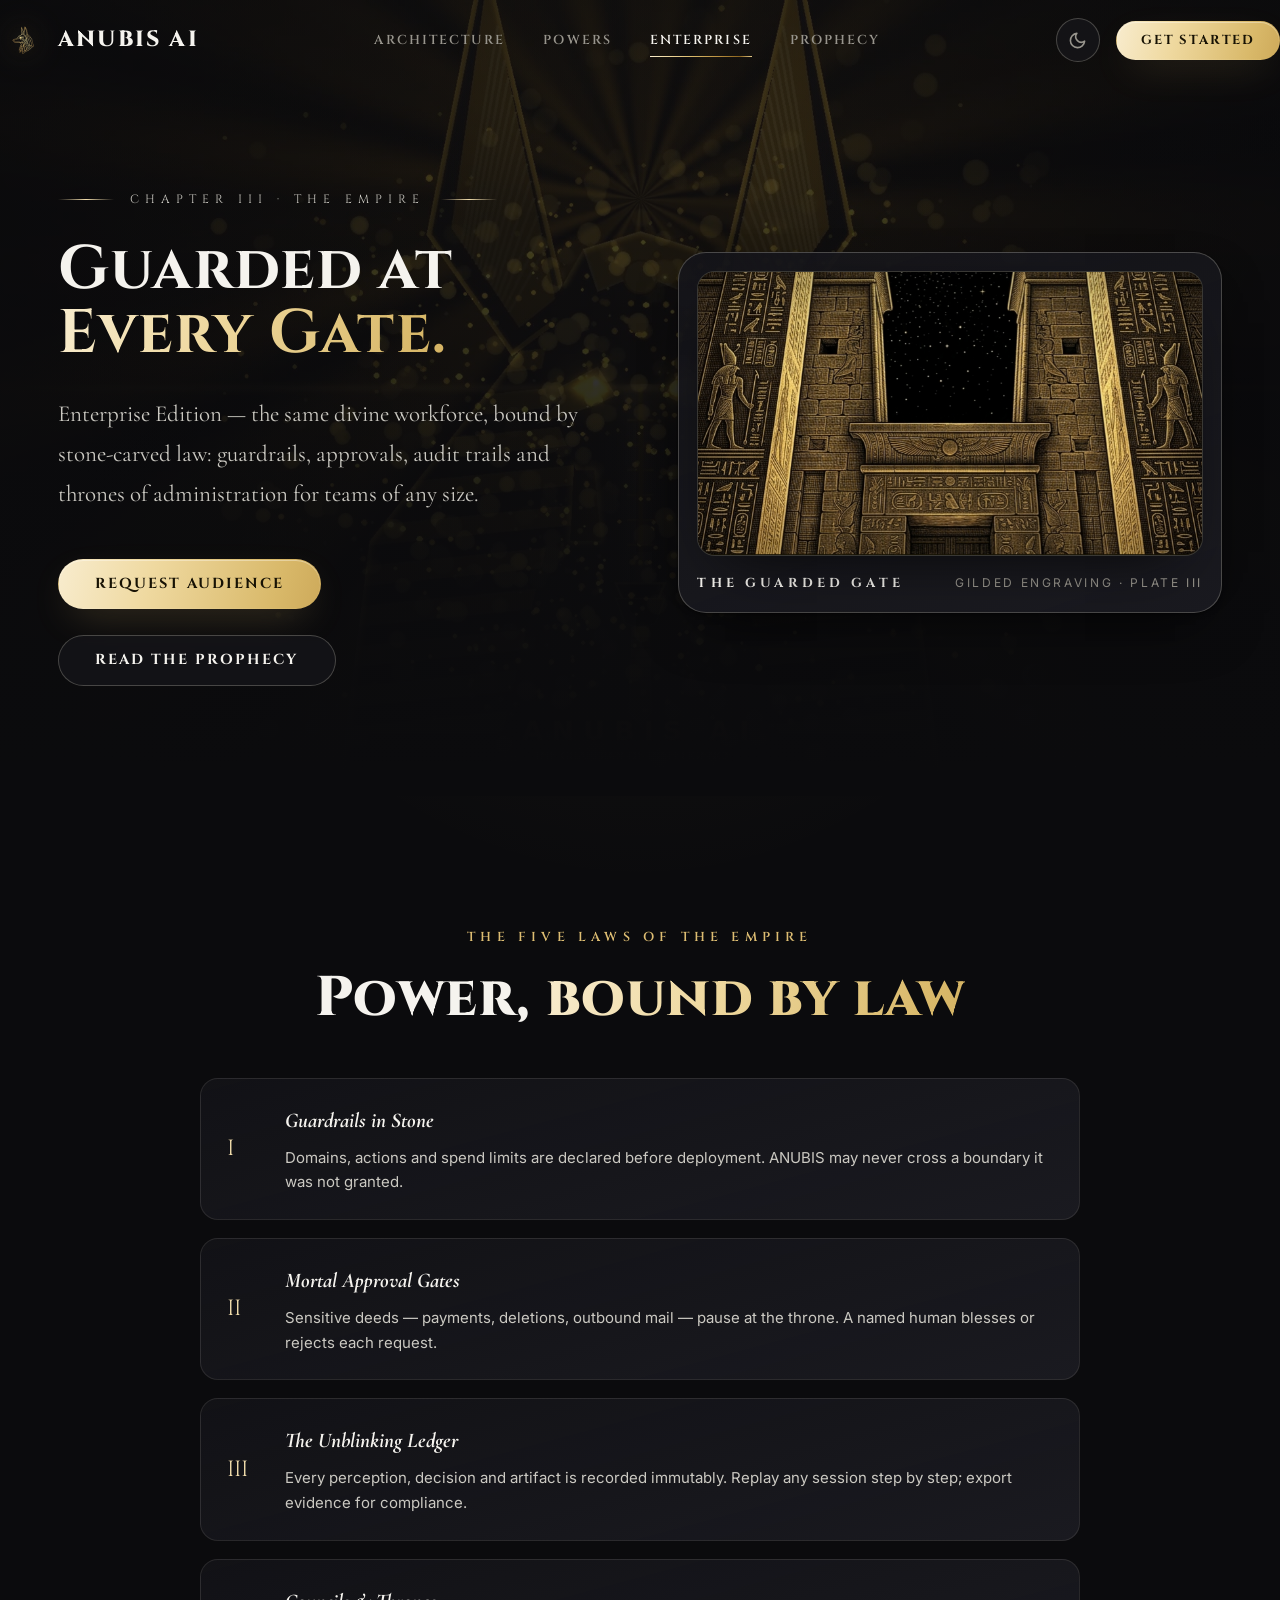
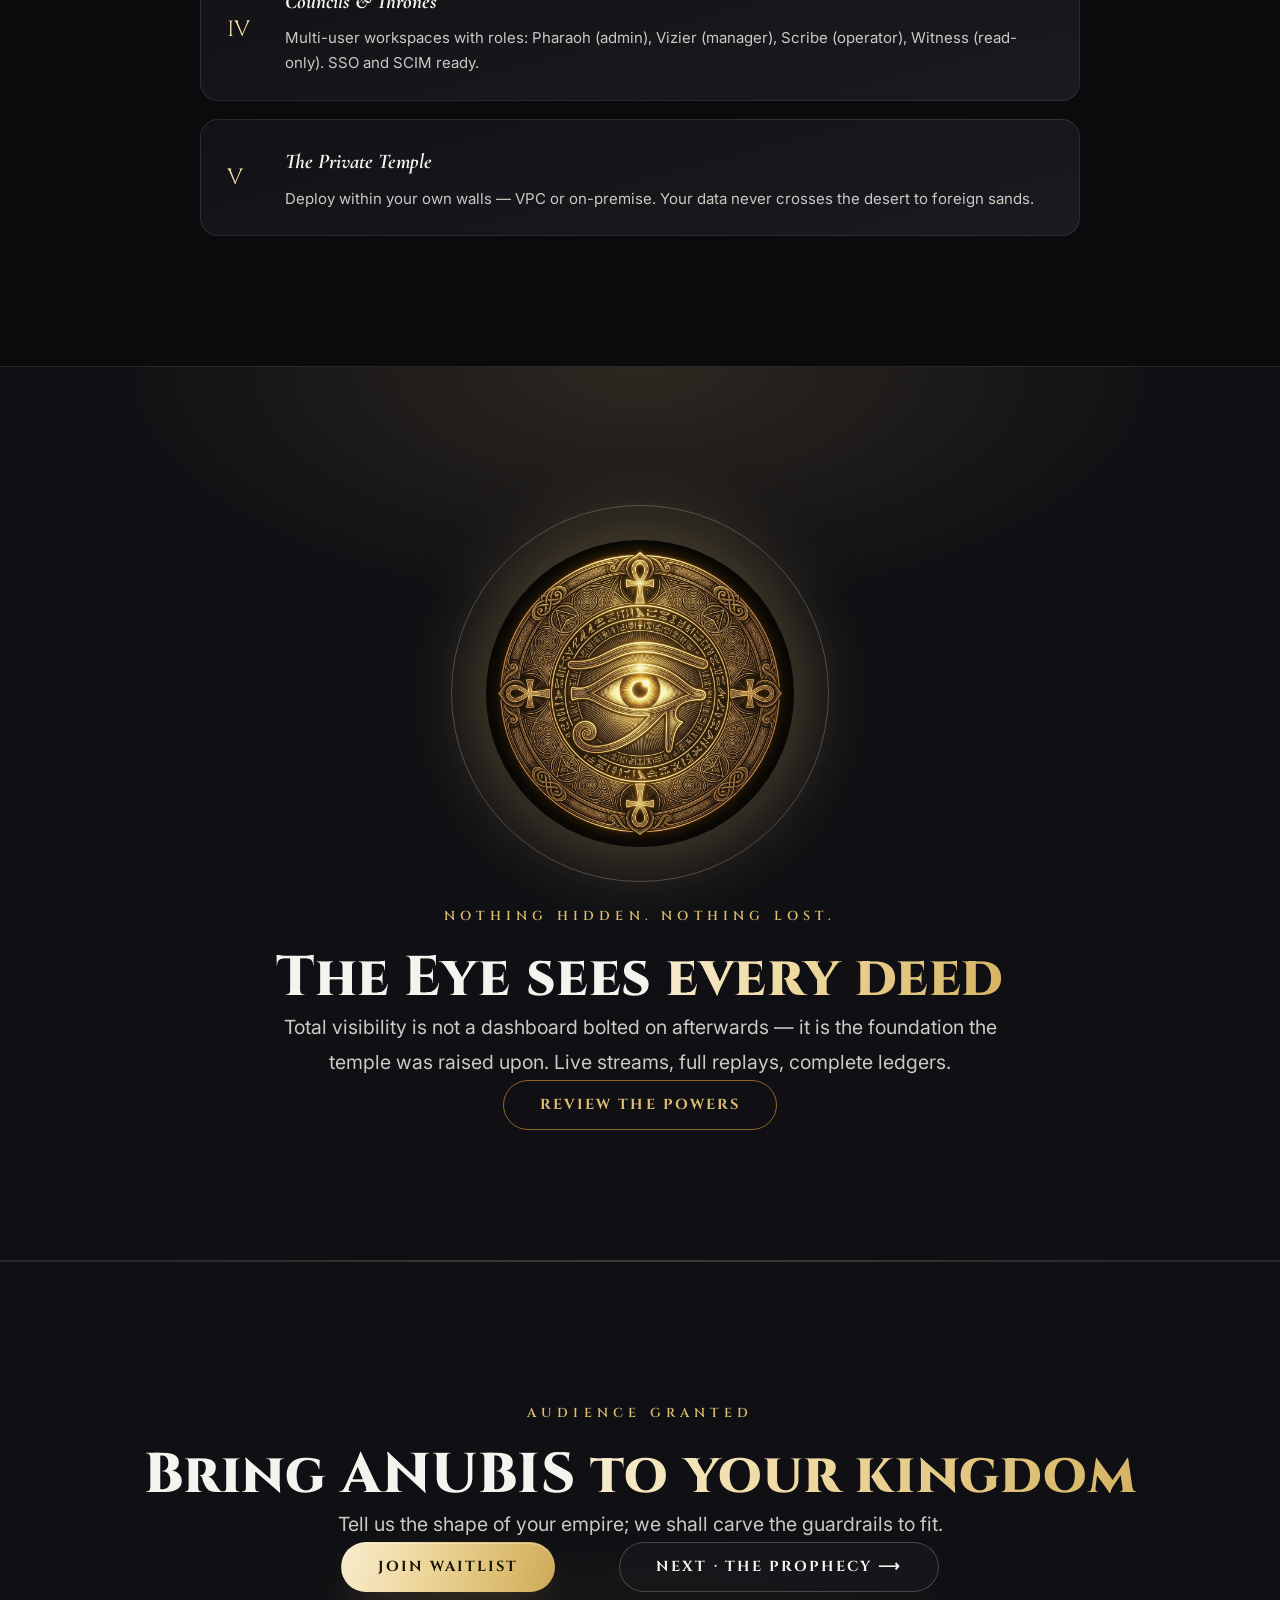
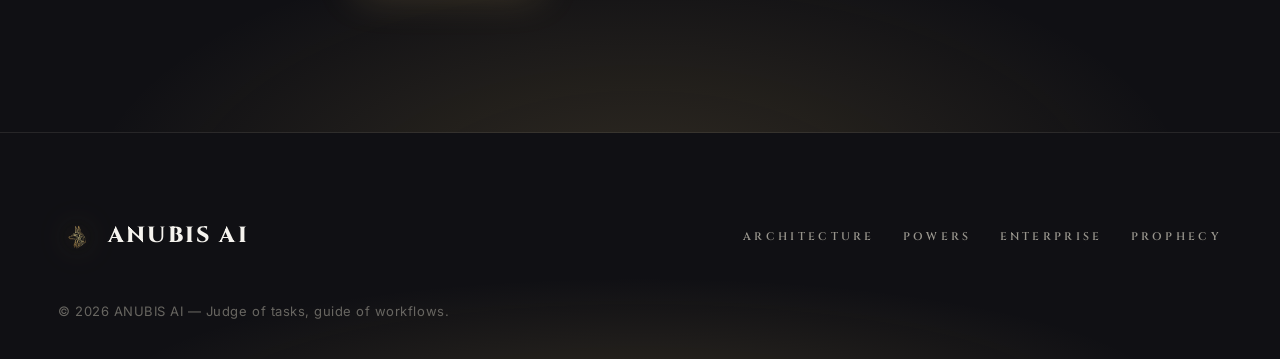
<file: enterprise.html>
<!DOCTYPE html>
<html lang="en" data-theme="dark">
<head>
  <meta charset="UTF-8">
  <meta name="viewport" content="width=device-width, initial-scale=1.0">
  <title>The Empire — Enterprise Edition | ANUBIS AI</title>
  <meta name="description" content="ANUBIS Enterprise: guardrails, multi-user governance, audit trails and private deployment — an autonomous workforce safe for the throne room.">
  <link rel="icon" type="image/png" href="assets/logo.png">
  <link rel="preconnect" href="https://fonts.googleapis.com">
  <link rel="preconnect" href="https://fonts.gstatic.com" crossorigin>
  <link href="https://fonts.googleapis.com/css2?family=Cinzel:wght@400;500;600;700&family=Cormorant+Garamond:ital,wght@0,400;0,500;1,400;1,500&family=Inter:wght@300;400;500;600&family=Noto+Sans+Egyptian+Hieroglyphs&display=swap" rel="stylesheet">
  <link rel="stylesheet" href="css/style.css?v=3">
  <link rel="stylesheet" href="css/pages.css?v=3">
  <script>(function(){try{var t=localStorage.getItem("anubis-theme");if(t)document.documentElement.setAttribute("data-theme",t);}catch(e){}})();</script>
</head>
<body>
  <div class="progress" id="progress" aria-hidden="true"></div>
  <header class="nav" id="nav">
    <div class="nav-inner">
      <a class="brand" href="index.html">
        <img class="brand-logo" src="assets/logo.png" alt="ANUBIS AI emblem">
        <span class="brand-word">ANUBIS<span class="brand-thin">&nbsp;AI</span></span>
      </a>
      <nav class="nav-links" aria-label="Primary">
        <a class="nav-link" href="architecture.html">Architecture</a>
        <a class="nav-link" href="capabilities.html">Powers</a>
        <a class="nav-link active" href="enterprise.html">Enterprise</a>
        <a class="nav-link" href="prophecy.html">Prophecy</a>
      </nav>
      <div class="nav-actions">
        <button class="theme-toggle" id="themeToggle" aria-label="Toggle light and dark realm"><span class="theme-icon theme-sun"><svg class="icon-sun" xmlns="http://www.w3.org/2000/svg" viewBox="0 0 24 24" fill="none" stroke="currentColor" stroke-width="2" stroke-linecap="round" stroke-linejoin="round"><circle cx="12" cy="12" r="5"/><line x1="12" y1="1" x2="12" y2="3"/><line x1="12" y1="21" x2="12" y2="23"/><line x1="4.22" y1="4.22" x2="5.64" y2="5.64"/><line x1="18.36" y1="18.36" x2="19.78" y2="19.78"/><line x1="1" y1="12" x2="3" y2="12"/><line x1="21" y1="12" x2="23" y2="12"/><line x1="4.22" y1="19.78" x2="5.64" y2="18.36"/><line x1="18.36" y1="5.64" x2="19.78" y2="4.22"/></svg></span><span class="theme-icon theme-moon"><svg class="icon-moon" xmlns="http://www.w3.org/2000/svg" viewBox="0 0 24 24" fill="none" stroke="currentColor" stroke-width="2" stroke-linecap="round" stroke-linejoin="round"><path d="M21 12.79A9 9 0 1 1 11.21 3 7 7 0 0 0 21 12.79z"/></svg></span></button>
        <a class="btn btn-gold btn-sm nav-cta" href="#summon">Get started</a>
        <button class="nav-burger" id="burger" aria-label="Menu" aria-expanded="false"><span></span><span></span><span></span></button>
      </div>
    </div>
    <div class="mobile-menu" id="mobileMenu">
      <a href="architecture.html">Architecture</a>
      <a href="capabilities.html">Powers</a>
      <a href="enterprise.html">Enterprise</a>
      <a href="prophecy.html">Prophecy</a>
      <a class="btn btn-gold" href="#summon">Get started</a>
    </div>
  </header>

  <!-- ======================= PAGE HERO ======================= -->
  <section class="page-hero">
    <video class="hero-video" autoplay muted loop playsinline poster="assets/anubis_poster.jpg">
      <source src="assets/anubis_hero_sm.mp4" type="video/mp4">
    </video>
    <div class="hero-veil"></div>
    <div class="container split" style="text-align:left;">
      <div>
        <p class="chapter-kicker reveal" style="justify-content:flex-start;">Chapter III · The Empire</p>
        <h1 class="reveal">Guarded at<br><span class="grad-text">Every Gate.</span></h1>
        <p class="lead serif reveal" style="margin-left:0;">Enterprise Edition — the same divine workforce,
          bound by stone-carved law: guardrails, approvals, audit trails and thrones of administration
          for teams of any size.</p>
        <div class="hero-actions reveal" style="justify-content:flex-start;">
          <a class="btn btn-gold" href="#summon">Request audience</a>
          <a class="btn btn-ghost" href="prophecy.html">Read the prophecy</a>
        </div>
      </div>
      <figure class="split-art reveal" style="align-self:center;">
        <div class="art-mat">
          <div class="art-frame drift">
            <img src="assets/art/temple-gate.png" alt="Engraving: a towering temple gate flanked by obelisks, guarded by torchlight" loading="lazy">
          </div>
          <figcaption class="art-caption"><strong>The Guarded Gate</strong><span>Gilded engraving · Plate III</span></figcaption>
        </div>
      </figure>
    </div>
  </section>

  <!-- ======================= DECREES ======================= -->
  <section class="section" id="law">
    <div class="container">
      <p class="kicker center reveal">The five laws of the empire</p>
      <h2 class="center h2-xl reveal">Power, <span class="grad-text">bound by law</span></h2>
      <div class="decrees container-narrow" data-stagger style="max-width:880px;margin-inline:auto;">
        <div class="decree reveal"><h4>Guardrails in Stone</h4><p>Domains, actions and spend limits are declared before deployment. ANUBIS may never cross a boundary it was not granted.</p></div>
        <div class="decree reveal"><h4>Mortal Approval Gates</h4><p>Sensitive deeds — payments, deletions, outbound mail — pause at the throne. A named human blesses or rejects each request.</p></div>
        <div class="decree reveal"><h4>The Unblinking Ledger</h4><p>Every perception, decision and artifact is recorded immutably. Replay any session step by step; export evidence for compliance.</p></div>
        <div class="decree reveal"><h4>Councils &amp; Thrones</h4><p>Multi-user workspaces with roles: Pharaoh (admin), Vizier (manager), Scribe (operator), Witness (read-only). SSO and SCIM ready.</p></div>
        <div class="decree reveal"><h4>The Private Temple</h4><p>Deploy within your own walls — VPC or on-premise. Your data never crosses the desert to foreign sands.</p></div>
      </div>
    </div>
  </section>

  <!-- ======================= EYE INTERLUDE ======================= -->
  <section class="section section-alt" id="witness">
    <div class="container center-block">
      <div class="emblem-stage reveal">
        <div class="emblem-ring" style="width:min(320px,60vw);">
          <img src="assets/art/eye-of-horus.png" alt="The Eye of Horus medallion">
        </div>
      </div>
      <p class="kicker center reveal">Nothing hidden. Nothing lost.</p>
      <h2 class="center h2-xl reveal">The Eye sees <span class="grad-text">every deed</span></h2>
      <p class="lead center reveal">Total visibility is not a dashboard bolted on afterwards — it is the foundation
        the temple was raised upon. Live streams, full replays, complete ledgers.</p>
      <div class="center reveal"><a class="btn btn-outline" href="capabilities.html">Review the powers</a></div>
    </div>
  </section>

  <!-- ======================= SUMMON ======================= -->
  <section class="section cta-section" id="summon">
    <div class="container center-block">
      <p class="kicker center reveal">Audience granted</p>
      <h2 class="center h2-xl reveal">Bring ANUBIS <span class="grad-text">to your kingdom</span></h2>
      <p class="lead center reveal">Tell us the shape of your empire; we shall carve the guardrails to fit.</p>
      <div class="center reveal" style="display:flex;gap:64px;justify-content:center;flex-wrap:wrap;">
        <a class="btn btn-gold" data-open-waitlist>Join waitlist</a>
        <a class="btn btn-ghost" href="prophecy.html">Next · The Prophecy ⟶</a>
      </div>
    </div>
  </section>

  <footer class="footer">
    <div class="container footer-inner">
      <a class="brand" href="index.html"><img class="brand-logo" src="assets/logo.png" alt="ANUBIS AI emblem"><span class="brand-word">ANUBIS<span class="brand-thin">&nbsp;AI</span></span></a>
      <nav class="footer-links" aria-label="Footer">
        <a href="architecture.html">Architecture</a>
        <a href="capabilities.html">Powers</a>
        <a href="enterprise.html">Enterprise</a>
        <a href="prophecy.html">Prophecy</a>
      </nav>
      <p class="footer-note">© 2026 ANUBIS AI — Judge of tasks, guide of workflows.</p>
    </div>
  </footer>

  <script src="js/main.js?v=3"></script>
  <script src="js/waitlist.js?v=7"></script>
<div id="waitlistModal" class="waitlist-modal" hidden aria-hidden="true">
    <div class="waitlist-modal__backdrop" data-close-waitlist></div>
    <div class="waitlist-modal__panel" role="dialog" aria-modal="true" aria-labelledby="waitlistModalTitle">
      <button type="button" class="waitlist-modal__close" aria-label="Close" data-close-waitlist>×</button>
      <p class="kicker" style="justify-content:center"><span style="width:6px;height:6px;border-radius:50%;background:var(--gold);box-shadow:0 0 10px var(--gold);display:inline-block"></span> Early access</p>
      <h3 id="waitlistModalTitle" style="font-family:var(--font-display);font-size:22px;text-align:center;margin-top:10px">Join the Waitlist</h3>
      <p class="waitlist-teaser" style="text-align:center;margin:12px auto 0;max-width:44ch">Want to try it? Get early access before anyone else — be first to command Anubis when it awakens.</p>
      <form id="waitlistFormModal" class="waitlist-form" data-waitlist novalidate style="margin-top:20px;justify-content:center">
        <input name="email" type="email" placeholder="Enter your email" autocomplete="email" required aria-label="Email address">
        <button type="submit" class="btn btn-gold">Join Waitlist</button>
      </form>
      <p id="waitlistStatusModal" class="waitlist-status" role="status" aria-live="polite" style="text-align:center"></p>
      <p class="coming-soon-badge" style="margin:22px auto 0;display:inline-flex;align-self:center;justify-content:center;position:relative;left:50%;transform:translateX(-50%)"><span class="coming-soon-dot" aria-hidden="true"></span> <span>Coming Soon</span> <span class="coming-soon-sep">·</span> <span class="coming-soon-sub">The Awakening Begins</span></p>
    </div>
  </div>
</body>
</html>
</file>
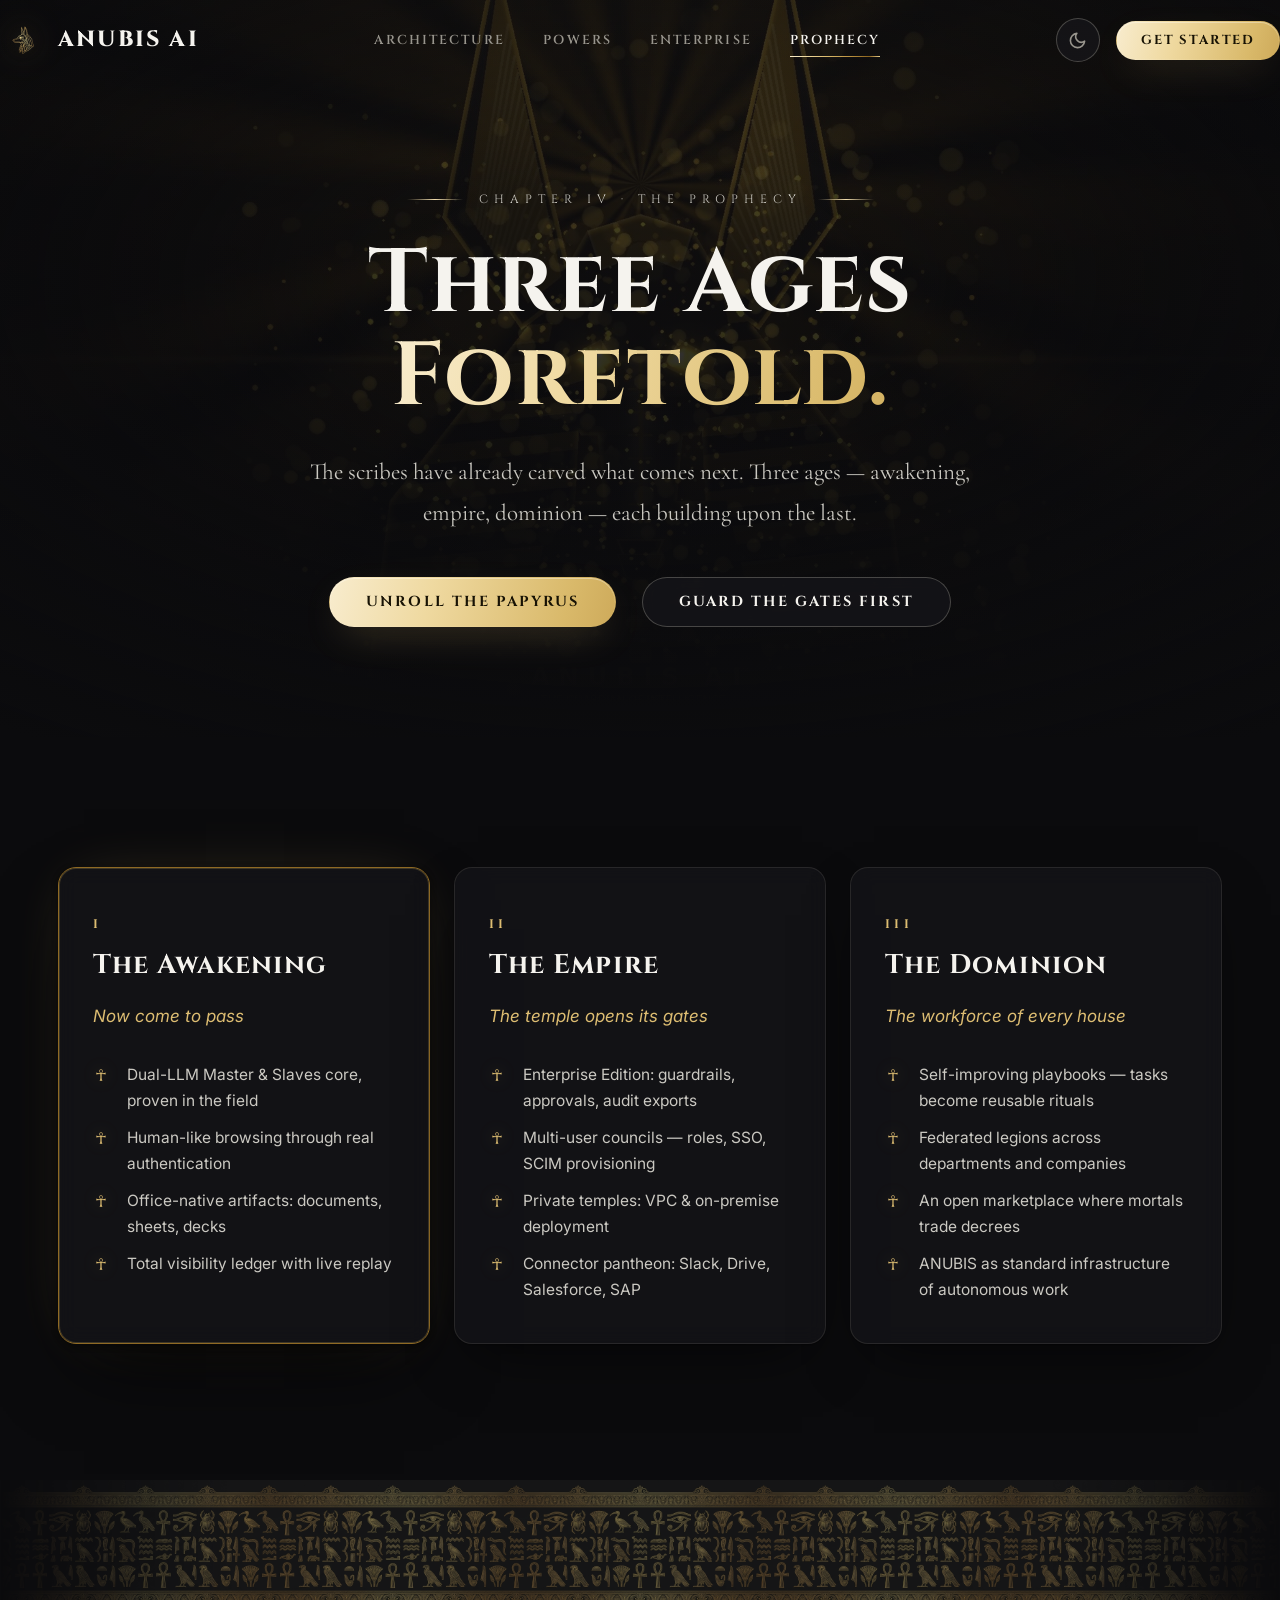
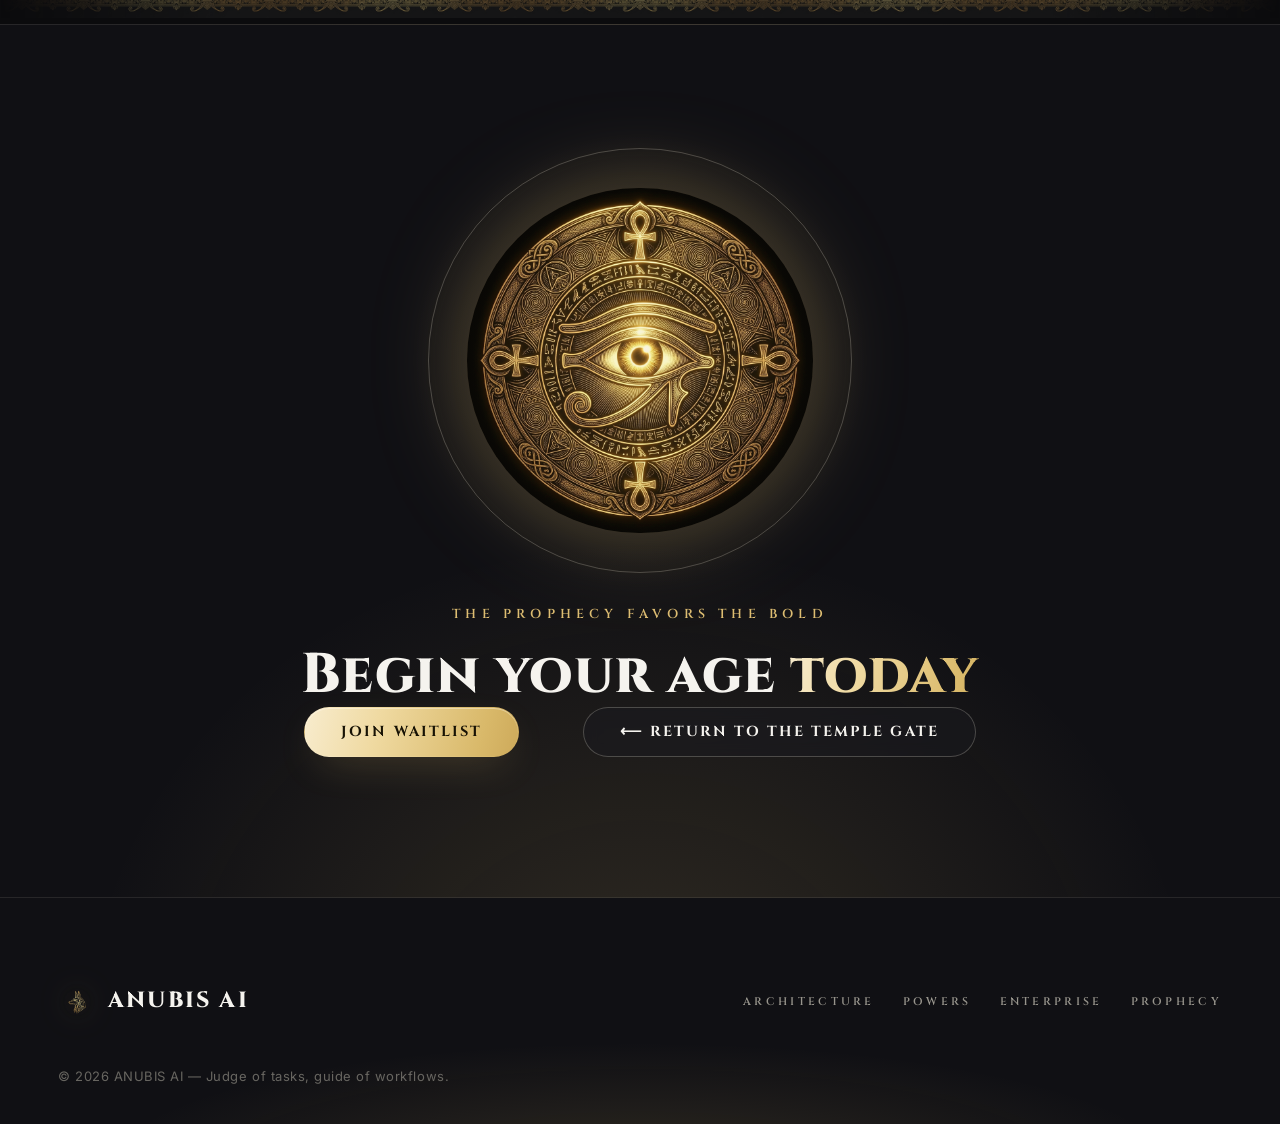
<file: prophecy.html>
<!DOCTYPE html>
<html lang="en" data-theme="dark">
<head>
  <meta charset="UTF-8">
  <meta name="viewport" content="width=device-width, initial-scale=1.0">
  <title>The Prophecy — Three Ages Foretold | ANUBIS AI</title>
  <meta name="description" content="The ANUBIS roadmap as prophecy: the Age of Awakening, the Age of Empire, the Age of Dominion — carved ahead of time.">
  <link rel="icon" type="image/png" href="assets/logo.png">
  <link rel="preconnect" href="https://fonts.googleapis.com">
  <link rel="preconnect" href="https://fonts.gstatic.com" crossorigin>
  <link href="https://fonts.googleapis.com/css2?family=Cinzel:wght@400;500;600;700&family=Cormorant+Garamond:ital,wght@0,400;0,500;1,400;1,500&family=Inter:wght@300;400;500;600&family=Noto+Sans+Egyptian+Hieroglyphs&display=swap" rel="stylesheet">
  <link rel="stylesheet" href="css/style.css?v=3">
  <link rel="stylesheet" href="css/pages.css?v=3">
  <script>(function(){try{var t=localStorage.getItem("anubis-theme");if(t)document.documentElement.setAttribute("data-theme",t);}catch(e){}})();</script>
</head>
<body>
  <div class="progress" id="progress" aria-hidden="true"></div>
  <header class="nav" id="nav">
    <div class="nav-inner">
      <a class="brand" href="index.html">
        <img class="brand-logo" src="assets/logo.png" alt="ANUBIS AI emblem">
        <span class="brand-word">ANUBIS<span class="brand-thin">&nbsp;AI</span></span>
      </a>
      <nav class="nav-links" aria-label="Primary">
        <a class="nav-link" href="architecture.html">Architecture</a>
        <a class="nav-link" href="capabilities.html">Powers</a>
        <a class="nav-link" href="enterprise.html">Enterprise</a>
        <a class="nav-link active" href="prophecy.html">Prophecy</a>
      </nav>
      <div class="nav-actions">
        <button class="theme-toggle" id="themeToggle" aria-label="Toggle light and dark realm"><span class="theme-icon theme-sun"><svg class="icon-sun" xmlns="http://www.w3.org/2000/svg" viewBox="0 0 24 24" fill="none" stroke="currentColor" stroke-width="2" stroke-linecap="round" stroke-linejoin="round"><circle cx="12" cy="12" r="5"/><line x1="12" y1="1" x2="12" y2="3"/><line x1="12" y1="21" x2="12" y2="23"/><line x1="4.22" y1="4.22" x2="5.64" y2="5.64"/><line x1="18.36" y1="18.36" x2="19.78" y2="19.78"/><line x1="1" y1="12" x2="3" y2="12"/><line x1="21" y1="12" x2="23" y2="12"/><line x1="4.22" y1="19.78" x2="5.64" y2="18.36"/><line x1="18.36" y1="5.64" x2="19.78" y2="4.22"/></svg></span><span class="theme-icon theme-moon"><svg class="icon-moon" xmlns="http://www.w3.org/2000/svg" viewBox="0 0 24 24" fill="none" stroke="currentColor" stroke-width="2" stroke-linecap="round" stroke-linejoin="round"><path d="M21 12.79A9 9 0 1 1 11.21 3 7 7 0 0 0 21 12.79z"/></svg></span></button>
        <a class="btn btn-gold btn-sm nav-cta" href="#summon">Get started</a>
        <button class="nav-burger" id="burger" aria-label="Menu" aria-expanded="false"><span></span><span></span><span></span></button>
      </div>
    </div>
    <div class="mobile-menu" id="mobileMenu">
      <a href="architecture.html">Architecture</a>
      <a href="capabilities.html">Powers</a>
      <a href="enterprise.html">Enterprise</a>
      <a href="prophecy.html">Prophecy</a>
      <a class="btn btn-gold" href="#summon">Get started</a>
    </div>
  </header>

  <!-- ======================= PAGE HERO ======================= -->
  <section class="page-hero">
    <video class="hero-video" autoplay muted loop playsinline poster="assets/anubis_poster.jpg">
      <source src="assets/anubis_scene.mp4" type="video/mp4">
    </video>
    <div class="hero-veil"></div>
    <div class="container">
      <p class="chapter-kicker reveal">Chapter IV · The Prophecy</p>
      <h1 class="reveal">Three Ages<br><span class="grad-text">Foretold.</span></h1>
      <p class="lead serif reveal">The scribes have already carved what comes next.
        Three ages — awakening, empire, dominion — each building upon the last.</p>
      <div class="hero-actions reveal">
        <a class="btn btn-gold" href="#ages">Unroll the papyrus</a>
        <a class="btn btn-ghost" href="enterprise.html">Guard the gates first</a>
      </div>
    </div>
  </section>

  <!-- ======================= AGES / ROADMAP ======================= -->
  <section class="section" id="ages">
    <div class="container">
      <ol class="phases" data-stagger>
        <li class="phase phase-live reveal">
          <span class="phase-num">I</span>
          <h3>The Awakening</h3>
          <p class="serif phase-sub">Now come to pass</p>
          <ul class="ticks">
            <li>Dual-LLM Master &amp; Slaves core, proven in the field</li>
            <li>Human-like browsing through real authentication</li>
            <li>Office-native artifacts: documents, sheets, decks</li>
            <li>Total visibility ledger with live replay</li>
          </ul>
        </li>
        <li class="phase reveal">
          <span class="phase-num">II</span>
          <h3>The Empire</h3>
          <p class="serif phase-sub">The temple opens its gates</p>
          <ul class="ticks">
            <li>Enterprise Edition: guardrails, approvals, audit exports</li>
            <li>Multi-user councils — roles, SSO, SCIM provisioning</li>
            <li>Private temples: VPC &amp; on-premise deployment</li>
            <li>Connector pantheon: Slack, Drive, Salesforce, SAP</li>
          </ul>
        </li>
        <li class="phase reveal">
          <span class="phase-num">III</span>
          <h3>The Dominion</h3>
          <p class="serif phase-sub">The workforce of every house</p>
          <ul class="ticks">
            <li>Self-improving playbooks — tasks become reusable rituals</li>
            <li>Federated legions across departments and companies</li>
            <li>An open marketplace where mortals trade decrees</li>
            <li>ANUBIS as standard infrastructure of autonomous work</li>
          </ul>
        </li>
      </ol>
    </div>
  </section>

  <!-- ======================= BAND + SUMMON ======================= -->
  <div class="band-divider" role="presentation"></div>

  <section class="section cta-section" id="summon">
    <div class="emblem-stage reveal">
      <div class="emblem-ring" style="width:min(360px,64vw);">
        <img src="assets/art/eye-of-horus.png" alt="The Eye of Horus medallion watching the future">
      </div>
    </div>
    <div class="container center-block">
      <p class="kicker center reveal">The prophecy favors the bold</p>
      <h2 class="center h2-xl reveal">Begin your age <span class="grad-text">today</span></h2>
      <div class="center reveal" style="display:flex;gap:64px;justify-content:center;flex-wrap:wrap;">
        <a class="btn btn-gold" data-open-waitlist>Join waitlist</a>
        <a class="btn btn-ghost" href="index.html">⟵ Return to the temple gate</a>
      </div>
    </div>
  </section>

  <footer class="footer">
    <div class="container footer-inner">
      <a class="brand" href="index.html"><img class="brand-logo" src="assets/logo.png" alt="ANUBIS AI emblem"><span class="brand-word">ANUBIS<span class="brand-thin">&nbsp;AI</span></span></a>
      <nav class="footer-links" aria-label="Footer">
        <a href="architecture.html">Architecture</a>
        <a href="capabilities.html">Powers</a>
        <a href="enterprise.html">Enterprise</a>
        <a href="prophecy.html">Prophecy</a>
      </nav>
      <p class="footer-note">© 2026 ANUBIS AI — Judge of tasks, guide of workflows.</p>
    </div>
  </footer>

  <script src="js/main.js?v=3"></script>
  <script src="js/waitlist.js?v=7"></script>
<div id="waitlistModal" class="waitlist-modal" hidden aria-hidden="true">
    <div class="waitlist-modal__backdrop" data-close-waitlist></div>
    <div class="waitlist-modal__panel" role="dialog" aria-modal="true" aria-labelledby="waitlistModalTitle">
      <button type="button" class="waitlist-modal__close" aria-label="Close" data-close-waitlist>×</button>
      <p class="kicker" style="justify-content:center"><span style="width:6px;height:6px;border-radius:50%;background:var(--gold);box-shadow:0 0 10px var(--gold);display:inline-block"></span> Early access</p>
      <h3 id="waitlistModalTitle" style="font-family:var(--font-display);font-size:22px;text-align:center;margin-top:10px">Join the Waitlist</h3>
      <p class="waitlist-teaser" style="text-align:center;margin:12px auto 0;max-width:44ch">Want to try it? Get early access before anyone else — be first to command Anubis when it awakens.</p>
      <form id="waitlistFormModal" class="waitlist-form" data-waitlist novalidate style="margin-top:20px;justify-content:center">
        <input name="email" type="email" placeholder="Enter your email" autocomplete="email" required aria-label="Email address">
        <button type="submit" class="btn btn-gold">Join Waitlist</button>
      </form>
      <p id="waitlistStatusModal" class="waitlist-status" role="status" aria-live="polite" style="text-align:center"></p>
      <p class="coming-soon-badge" style="margin:22px auto 0;display:inline-flex;align-self:center;justify-content:center;position:relative;left:50%;transform:translateX(-50%)"><span class="coming-soon-dot" aria-hidden="true"></span> <span>Coming Soon</span> <span class="coming-soon-sep">·</span> <span class="coming-soon-sub">The Awakening Begins</span></p>
    </div>
  </div>
</body>
</html>
</file>
<file: css/style.css>
/* ============================================================
   ANUBIS AI v2 — LEGENDARY EDITION
   Imperial typography · Champagne-gold system · Glass & glow
   Dark-first · Full light theme · Zero dependencies
   ============================================================ */

/* ---------- Tokens ---------- */
:root {
  --font-sans: "Inter", ui-sans-serif, system-ui, -apple-system, "Segoe UI", sans-serif;
  --font-display: "Cinzel", "Times New Roman", serif;
  --font-serif: "Cormorant Garamond", Georgia, serif;

  --bg: #0B0B0D;
  --bg-soft: #101014;
  --surface: rgba(21, 21, 26, .72);
  --surface-solid: #15151A;
  --surface-2: #1A1A20;
  --glass: rgba(26, 26, 32, .55);
  --ink: #F5F3EE;
  --ink-2: #CBC9C2;
  --muted: #98958D;
  --faint: #686661;
  --line: rgba(238, 233, 218, .10);
  --line-strong: rgba(238, 233, 218, .24);

  --gold: #DDBD72;
  --gold-bright: #F7E9C5;
  --gold-pale: #F0DCAB;
  --gold-deep: #8F6A24;
  --bronze: #6E5320;
  --grad-gold: linear-gradient(105deg, #F8ECCE 0%, #EFD9A0 18%, #D9B96A 42%, #B98F3E 68%, #8A641F 88%, #E9CE8C 100%);
  --grad-gold-soft: linear-gradient(135deg, rgba(217,185,106,.16), rgba(138,100,31,.04) 60%);

  --nav-bg: rgba(11, 11, 13, .70);
  --card-shadow: 0 1px 2px rgba(0,0,0,.4), 0 24px 60px -24px rgba(0,0,0,.75);
  --card-shadow-hover: 0 2px 6px rgba(0,0,0,.45), 0 36px 80px -26px rgba(0,0,0,.9), 0 0 60px -20px rgba(217,185,106,.25);
  --glow: rgba(217, 185, 106, .14);
  --glow-strong: rgba(217, 185, 106, .32);

  --radius: 18px;
  --container: 1220px;

  --theme-meta: #0B0B0D;
}
[data-theme="light"] {
  --bg: #FAFAF9;
  --bg-soft: #F2F2EF;
  --surface: rgba(255, 255, 255, .82);
  --surface-solid: #FFFFFF;
  --surface-2: #F5F4F1;
  --glass: rgba(255, 255, 255, .66);
  --ink: #17181B;
  --ink-2: #44464B;
  --muted: #76787D;
  --faint: #A4A49F;
  --line: rgba(18, 19, 22, .10);
  --line-strong: rgba(18, 19, 22, .22);

  --gold: #9A6F24;
  --gold-bright: #B98F3E;
  --gold-pale: #C9A44E;
  --gold-deep: #7A5817;
  --bronze: #8A641F;
  --grad-gold: linear-gradient(105deg, #E9CE8C 0%, #D9B96A 30%, #B08330 62%, #8A641F 85%, #C9A44E 100%);
  --grad-gold-soft: linear-gradient(135deg, rgba(154,111,36,.14), rgba(154,111,36,.03) 60%);

  --nav-bg: rgba(250, 250, 249, .72);
  --card-shadow: 0 1px 2px rgba(25,20,8,.05), 0 20px 50px -22px rgba(25,20,8,.18);
  --card-shadow-hover: 0 2px 6px rgba(25,20,8,.06), 0 30px 64px -24px rgba(25,20,8,.28), 0 0 54px -22px rgba(154,111,36,.3);
  --glow: rgba(154, 111, 36, .15);
  --glow-strong: rgba(154, 111, 36, .3);

  --theme-meta: #FAFAF9;
}

/* ---------- Reset & base ---------- */
*, *::before, *::after { box-sizing: border-box; margin: 0; padding: 0; }
html { scroll-behavior: smooth; -webkit-text-size-adjust: 100%; }
body {
  font-family: var(--font-sans);
  font-size: 17px;
  line-height: 1.75;
  color: var(--ink-2);
  background:
    radial-gradient(ellipse 80% 50% at 50% -10%, var(--glow), transparent 70%),
    var(--bg);
  overflow-x: hidden;
  -webkit-font-smoothing: antialiased;
  text-rendering: optimizeLegibility;
  transition: background-color .5s ease, color .5s ease;
}
/* smooth cross-fade only while switching themes */
html.theme-anim *, html.theme-anim *::before, html.theme-anim *::after {
  transition: background-color .5s ease, color .5s ease, border-color .5s ease,
              box-shadow .5s ease, fill .5s ease, stroke .5s ease, opacity .5s ease !important;
}

img, svg, video { display: block; max-width: 100%; }
a { color: inherit; text-decoration: none; }
ul, ol { list-style: none; }
button { font-family: inherit; cursor: pointer; background: none; border: 0; color: inherit; }
:focus-visible { outline: 2px solid var(--gold); outline-offset: 3px; border-radius: 4px; }
::selection { background: var(--gold); color: #171204; }

::-webkit-scrollbar { width: 11px; }
::-webkit-scrollbar-track { background: var(--bg); }
::-webkit-scrollbar-thumb {
  background: linear-gradient(var(--gold), var(--bronze));
  border-radius: 8px; border: 3px solid var(--bg);
}

.container { max-width: var(--container); margin: 0 auto; padding: 0 28px; }
section { scroll-margin-top: 92px; position: relative; }

h1, h2, h3 {
  font-family: var(--font-display);
  color: var(--ink);
  line-height: 1.12;
  letter-spacing: .015em;
  font-weight: 700;
}
.grad-text {
  background: var(--grad-gold);
  background-size: 220% auto;
  -webkit-background-clip: text;
  background-clip: text;
  color: transparent;
  animation: shimmer 7s linear infinite;
}
@keyframes shimmer { to { background-position: 220% center; } }

.serif-accent { font-family: var(--font-serif); font-style: italic; font-weight: 500; }

.eyebrow {
  display: inline-flex; align-items: center; gap: 14px;
  font-family: var(--font-display); font-size: 12.5px; font-weight: 600;
  letter-spacing: .38em; text-transform: uppercase; color: var(--gold);
}
.eyebrow::before, .eyebrow::after { content: "\25C6"; font-size: 7px; opacity: .75; }

.lead { font-size: 19.5px; max-width: 62ch; line-height: 1.8; }
.section-head { text-align: center; margin-bottom: 76px; }
.section-head .lead { margin: 22px auto 0; }
.section-head h2 { font-size: clamp(34px, 5vw, 56px); margin-top: 22px; letter-spacing: .02em; }

.section { padding: 130px 0; }
.section-alt {
  background:
    radial-gradient(ellipse 60% 40% at 50% 0%, var(--glow), transparent 70%),
    var(--bg-soft);
  border-block: 1px solid var(--line);
}

/* ---------- Buttons — gold sheen ---------- */
.btn {
  position: relative; overflow: hidden;
  display: inline-flex; align-items: center; gap: 11px;
  padding: 17px 36px; border-radius: 999px;
  font-family: var(--font-display); font-weight: 700; font-size: 14.5px;
  letter-spacing: .14em; text-transform: uppercase; line-height: 1;
  border: 1px solid transparent;
  transition: transform .3s cubic-bezier(.16,1,.3,1), box-shadow .3s ease, border-color .3s ease, color .3s ease;
}
.btn svg { width: 16px; height: 16px; transition: transform .3s ease; }
.btn:hover svg { transform: translateX(5px); }
.btn-primary {
  background: var(--grad-gold); background-size: 200% auto;
  color: #171204;
  box-shadow: 0 14px 40px -14px var(--glow-strong), inset 0 1px 0 rgba(255,255,255,.35);
}
.btn-primary:hover {
  transform: translateY(-3px);
  background-position: right center;
  box-shadow: 0 22px 52px -14px var(--glow-strong), inset 0 1px 0 rgba(255,255,255,.4);
}
.btn-primary::after {
  content: ""; position: absolute; top: 0; left: -80%;
  width: 50%; height: 100%;
  background: linear-gradient(105deg, transparent, rgba(255,255,255,.55), transparent);
  transform: skewX(-20deg);
  transition: left .6s ease;
}
.btn-primary:hover::after { left: 130%; }
.btn-ghost {
  border-color: var(--line-strong); color: var(--ink);
  background: var(--glass);
  backdrop-filter: blur(8px);
  -webkit-backdrop-filter: blur(8px);
}
.btn-ghost:hover { border-color: var(--gold); color: var(--gold); transform: translateY(-3px); }
.btn-sm { padding: 12px 24px; font-size: 13px; }

/* ---------- Progress bar ---------- */
.progress {
  position: fixed; top: 0; left: 0; z-index: 1000;
  height: 2px; width: 0%;
  background: var(--grad-gold);
  box-shadow: 0 0 12px var(--glow-strong);
  transition: width .1s linear;
}

/* ---------- Nav ---------- */
.nav {
  position: fixed; inset: 0 0 auto 0; z-index: 900;
  border-bottom: 1px solid transparent;
  transition: background-color .4s ease, border-color .4s ease, backdrop-filter .4s ease;
}
.nav.scrolled {
  background: var(--nav-bg);
  backdrop-filter: blur(18px) saturate(1.3);
  -webkit-backdrop-filter: blur(18px) saturate(1.3);
  border-bottom-color: var(--line);
}
.nav-inner { display: flex; align-items: center; justify-content: space-between; height: 80px; gap: 24px; }
.brand { display: inline-flex; align-items: center; gap: 12px; }
.brand-mark { width: 38px; height: 38px; filter: drop-shadow(0 0 10px var(--glow-strong)); }
.brand-word {
  font-family: var(--font-display); font-size: 22px; font-weight: 800;
  letter-spacing: .1em; color: var(--ink);
}
.brand-word em {
  font-style: normal;
  background: var(--grad-gold);
  -webkit-background-clip: text; background-clip: text; color: transparent;
}
.nav-links { display: flex; gap: 38px; }
.nav-link {
  font-family: var(--font-display); font-size: 13px; font-weight: 600;
  letter-spacing: .16em; text-transform: uppercase; color: var(--muted);
  transition: color .25s ease; position: relative; padding: 6px 0;
}
.nav-link:hover, .nav-link.active { color: var(--ink); }
.nav-link::after {
  content: ""; position: absolute; left: 50%; right: 50%; bottom: 0;
  height: 1.5px; background: var(--grad-gold);
  transition: left .3s ease, right .3s ease;
}
.nav-link:hover::after, .nav-link.active::after { left: 0; right: 0; }
.nav-actions { display: flex; align-items: center; gap: 16px; }

.theme-toggle {
  display: grid; place-items: center;
  width: 44px; height: 44px; border-radius: 50%;
  border: 1px solid var(--line-strong); color: var(--muted);
  background: var(--glass);
  transition: color .25s ease, border-color .25s ease, transform .25s ease, box-shadow .25s ease;
}
.theme-toggle:hover {
  color: var(--gold); border-color: var(--gold);
  transform: rotate(15deg) scale(1.06);
  box-shadow: 0 0 24px -6px var(--glow-strong);
}
.theme-toggle .theme-icon { display: contents; }
.theme-toggle svg { width: 19px; height: 19px; }
[data-theme="dark"] .icon-sun { display: none; }
[data-theme="light"] .icon-moon { display: none; }

.nav-burger { display: none; place-content: center; width: 44px; height: 44px; }
.nav-burger span {
  display: block; width: 22px; height: 2px; margin: 2.5px auto;
  background: var(--ink); border-radius: 2px;
  transition: transform .3s ease, opacity .3s ease;
}
.nav-burger.open span:nth-child(1) { transform: translateY(7px) rotate(45deg); }
.nav-burger.open span:nth-child(2) { opacity: 0; }
.nav-burger.open span:nth-child(3) { transform: translateY(-7px) rotate(-45deg); }

.mobile-menu {
  position: fixed; inset: 80px 0 auto 0; z-index: 890;
  display: none; flex-direction: column; gap: 4px;
  padding: 20px 28px 30px;
  background: var(--nav-bg);
  backdrop-filter: blur(24px) saturate(1.3);
  -webkit-backdrop-filter: blur(24px) saturate(1.3);
  border-bottom: 1px solid var(--line);
}
.mobile-menu a:not(.btn) {
  padding: 15px 4px; font-family: var(--font-display); font-size: 15px;
  letter-spacing: .14em; text-transform: uppercase; font-weight: 600;
  color: var(--ink-2); border-bottom: 1px solid var(--line);
}
.mobile-menu .btn { margin-top: 18px; justify-content: center; }
.mobile-menu.open { display: flex; }

/* ---------- Hero — cinematic ---------- */
.hero {
  position: relative; min-height: 100svh;
  display: flex; align-items: center;
  padding: 150px 0 110px;
  overflow: hidden;
}
.hero-video {
  position: absolute; inset: 0; z-index: -2;
  width: 100%; height: 100%; object-fit: cover;
  opacity: .6;
  filter: saturate(1.15) contrast(1.05);
}
.hero-veil {
  position: absolute; inset: 0; z-index: -1;
  background:
    radial-gradient(ellipse 85% 65% at 32% 38%, transparent 25%, var(--bg) 100%),
    linear-gradient(to bottom, rgba(11,11,13,.3), var(--bg) 94%);
}
[data-theme="light"] .hero-video { opacity: .32; mix-blend-mode: multiply; filter: saturate(1.1); }
[data-theme="light"] .hero-veil {
  background:
    radial-gradient(ellipse 85% 65% at 32% 38%, transparent 25%, var(--bg) 100%),
    linear-gradient(to bottom, rgba(250,250,249,.25), var(--bg) 94%);
}

.hero-inner { max-width: 960px; }
.kicker {
  display: inline-flex; align-items: center; gap: 14px;
  font-family: var(--font-display); font-size: 13px; font-weight: 600;
  letter-spacing: .4em; text-transform: uppercase; color: var(--gold);
}
.k-diamond { font-size: 8px; opacity: .8; }
.dot {
  width: 8px; height: 8px; border-radius: 50%;
  background: var(--gold);
  box-shadow: 0 0 16px var(--gold), 0 0 40px var(--glow-strong);
  animation: pulse 2.4s ease-in-out infinite;
}
@keyframes pulse { 50% { opacity: .3; } }

.hero h1 {
  font-size: clamp(44px, 6.6vw, 82px);
  font-weight: 800;
  margin-top: 30px;
  letter-spacing: .01em;
  text-wrap: balance;
  filter: drop-shadow(0 6px 40px rgba(0,0,0,.5));
}
.hero-sub {
  font-family: var(--font-serif);
  font-size: clamp(20px, 2.4vw, 25px);
  font-weight: 500;
  max-width: 58ch; margin-top: 30px;
  color: var(--ink-2);
  line-height: 1.7;
}
.hero-sub strong { color: var(--ink); font-weight: 600; }
.hero-ctas { display: flex; flex-wrap: wrap; gap: 18px; margin-top: 44px; }
.hero-ctas.center { justify-content: center; }

.hero-stats {
  display: grid; grid-template-columns: repeat(3, minmax(0, 1fr)); gap: 24px;
  margin-top: 76px; padding-top: 40px;
  border-top: 1px solid var(--line);
  position: relative;
}
.hero-stats::before {
  content: ""; position: absolute; top: -1.5px; left: 0; width: 120px; height: 3px;
  background: var(--grad-gold);
}
.stat dd {
  font-family: var(--font-display); font-size: clamp(30px, 3.4vw, 44px);
  font-weight: 800; color: var(--ink); line-height: 1;
}
.stat:first-child dd {
  background: var(--grad-gold);
  -webkit-background-clip: text; background-clip: text; color: transparent;
}
.stat dt {
  order: 2; font-size: 13px; letter-spacing: .06em;
  color: var(--muted); margin-top: 10px;
}

.scroll-cue {
  position: absolute; bottom: 34px; left: 50%; transform: translateX(-50%);
  display: flex; flex-direction: column; align-items: center; gap: 10px;
  font-family: var(--font-display); font-size: 10.5px; font-weight: 600;
  letter-spacing: .4em; text-transform: uppercase; color: var(--faint);
  transition: color .3s ease;
}
.scroll-cue:hover { color: var(--gold); }
.scroll-cue i {
  width: 1px; height: 44px;
  background: linear-gradient(var(--gold), transparent);
  animation: cue 2s ease-in-out infinite;
  transform-origin: top;
}
@keyframes cue { 0%, 100% { transform: scaleY(.4); opacity: .4; } 50% { transform: scaleY(1); opacity: 1; } }

/* ---------- Ornament divider ---------- */
.ornament {
  display: flex; align-items: center; justify-content: center; gap: 26px;
  padding: 34px 0;
  background: transparent;
  border-bottom: 1px solid var(--line);
}
.orn-line {
  height: 1px; width: min(300px, 26vw);
  background: linear-gradient(90deg, transparent, var(--line-strong));
}
.orn-line:last-child { background: linear-gradient(270deg, transparent, var(--line-strong)); }
.orn-eye { width: 44px; text-align: center; color: var(--gold); filter: drop-shadow(0 0 12px var(--glow-strong)); }

/* ---------- Marquee ---------- */
.marquee {
  overflow: hidden; padding: 26px 0;
  border-bottom: 1px solid var(--line);
  background: var(--bg-soft);
  -webkit-mask-image: linear-gradient(90deg, transparent, #000 12%, #000 88%, transparent);
  mask-image: linear-gradient(90deg, transparent, #000 12%, #000 88%, transparent);
}
.marquee-track {
  display: flex; align-items: center; gap: 40px;
  width: max-content;
  animation: marquee 40s linear infinite;
}
.marquee-track span {
  font-family: var(--font-display); font-size: 14px; font-weight: 600;
  letter-spacing: .3em; text-transform: uppercase; color: var(--muted);
  white-space: nowrap;
}
.marquee-track i { color: var(--gold); font-style: normal; font-size: 9px; text-shadow: 0 0 10px var(--glow-strong); }
@keyframes marquee { to { transform: translateX(-50%); } }

/* ---------- Architecture ---------- */
.arch-grid {
  display: grid; grid-template-columns: 1fr 1.08fr;
  gap: 90px; align-items: center;
}
.arch-copy h2 { font-size: clamp(30px, 3.8vw, 46px); margin-top: 22px; }
.arch-copy .lead { margin-top: 24px; }
.checklist { margin-top: 32px; display: grid; gap: 15px; }
.checklist li { position: relative; padding-left: 36px; color: var(--ink-2); font-size: 16px; }
.checklist li::before {
  content: ""; position: absolute; left: 0; top: 8px;
  width: 20px; height: 20px; border-radius: 50%;
  background: var(--glow);
  border: 1px solid var(--gold-deep);
  box-shadow: 0 0 14px -2px var(--glow-strong);
}
.checklist li::after {
  content: ""; position: absolute; left: 5px; top: 13px;
  width: 9px; height: 5px;
  border-left: 2px solid var(--gold); border-bottom: 2px solid var(--gold);
  transform: rotate(-45deg);
}
.footnote {
  margin-top: 32px; padding-left: 22px;
  font-family: var(--font-serif); font-style: italic;
  font-size: 18px; color: var(--muted); max-width: 54ch;
  border-left: 2px solid var(--bronze);
}
.footnote em { color: var(--ink); }
.footnote strong {
  color: var(--gold); font-style: normal; font-family: var(--font-sans);
  font-size: 15px; letter-spacing: .08em; text-transform: uppercase;
}

.arch-viz { display: flex; flex-direction: column; }
.master-node {
  text-align: center;
  padding: 38px 30px;
  border-radius: calc(var(--radius) + 4px);
  background:
    radial-gradient(ellipse 80% 100% at 50% -30%, var(--glow), transparent 70%),
    linear-gradient(160deg, var(--surface), var(--surface-2));
  box-shadow: var(--card-shadow);
  position: relative;
  backdrop-filter: blur(14px);
  -webkit-backdrop-filter: blur(14px);
}
.master-node::before {
  content: ""; position: absolute; inset: 0;
  border-radius: inherit; padding: 1.5px;
  background: var(--grad-gold);
  -webkit-mask: linear-gradient(#000 0 0) content-box, linear-gradient(#000 0 0);
  -webkit-mask-composite: xor;
  mask-composite: exclude;
  opacity: .7;
  pointer-events: none;
}
.master-tag {
  font-size: 11.5px; letter-spacing: .3em; text-transform: uppercase;
  color: var(--gold); font-weight: 600;
}
.master-name { font-size: 32px; margin-top: 12px; letter-spacing: .04em; }
.master-role { font-family: var(--font-serif); font-style: italic; font-size: 16.5px; color: var(--muted); margin-top: 8px; }
.master-core {
  display: inline-flex; align-items: center; gap: 9px;
  margin-top: 20px; padding: 8px 18px;
  font-size: 11px; letter-spacing: .24em; text-transform: uppercase;
  font-weight: 600; color: var(--gold);
  border: 1px solid var(--line-strong); border-radius: 999px;
  background: var(--glass);
}
.live {
  width: 8px; height: 8px; border-radius: 50%; background: var(--gold);
  box-shadow: 0 0 12px var(--gold);
  animation: pulse 1.8s ease-in-out infinite;
}

.arch-links { width: 100%; height: 48px; margin: 6px 0; }
.arch-links line {
  stroke: var(--gold-deep); stroke-width: 1.4;
  stroke-dasharray: 5 6;
  animation: dashflow 1.4s linear infinite;
  filter: drop-shadow(0 0 4px var(--glow-strong));
}
@keyframes dashflow { to { stroke-dashoffset: -22; } }

.slaves-grid { display: grid; grid-template-columns: repeat(3, 1fr); gap: 16px; }
.slave-chip {
  display: grid; gap: 4px;
  padding: 22px 18px;
  border: 1px solid var(--line);
  border-radius: 15px;
  background: var(--surface);
  backdrop-filter: blur(10px);
  -webkit-backdrop-filter: blur(10px);
  transition: transform .35s cubic-bezier(.16,1,.3,1), border-color .35s ease, box-shadow .35s ease;
  position: relative; overflow: hidden;
}
.slave-chip::after {
  content: ""; position: absolute; inset-x: 0; top: 0; height: 1.5px;
  background: var(--grad-gold);
  opacity: 0; transition: opacity .35s ease;
}
.slave-chip:hover {
  transform: translateY(-6px);
  border-color: var(--gold-deep);
  box-shadow: var(--card-shadow-hover);
}
.slave-chip:hover::after { opacity: 1; }
.slave-chip span {
  font-size: 10.5px; letter-spacing: .24em; text-transform: uppercase;
  color: var(--gold); font-weight: 600;
}
.slave-chip strong { font-family: var(--font-display); font-size: 17.5px; letter-spacing: .03em; color: var(--ink); }
.slave-chip small { font-family: var(--font-serif); font-style: italic; font-size: 14px; color: var(--muted); line-height: 1.5; }

/* ---------- Capabilities ---------- */
.cap-grid { display: grid; grid-template-columns: repeat(3, 1fr); gap: 24px; }
.cap-card {
  position: relative; overflow: hidden;
  padding: 38px 32px;
  border: 1px solid var(--line);
  border-radius: var(--radius);
  background: var(--surface);
  backdrop-filter: blur(12px);
  -webkit-backdrop-filter: blur(12px);
  box-shadow: var(--card-shadow);
  transition: transform .4s cubic-bezier(.16,1,.3,1), border-color .4s ease, box-shadow .4s ease;
}
.cap-card::before {
  content: ""; position: absolute; inset: 0;
  background: radial-gradient(ellipse 90% 60% at 50% -20%, var(--glow), transparent 70%);
  opacity: 0; transition: opacity .4s ease;
  pointer-events: none;
}
.cap-card:hover { transform: translateY(-8px); border-color: var(--gold-deep); box-shadow: var(--card-shadow-hover); }
.cap-card:hover::before { opacity: 1; }
.cap-card.wide { grid-column: span 2; }
.cap-icon {
  display: grid; place-items: center;
  width: 54px; height: 54px; border-radius: 14px;
  color: var(--gold);
  background: var(--grad-gold-soft);
  border: 1px solid var(--line-strong);
  margin-bottom: 24px;
  box-shadow: inset 0 1px 0 rgba(255,255,255,.08), 0 0 24px -8px var(--glow-strong);
}
.cap-icon svg { width: 25px; height: 25px; }
.cap-tag {
  font-family: var(--font-display); font-size: 11px; font-weight: 700;
  letter-spacing: .3em; text-transform: uppercase;
  color: var(--gold); margin-bottom: 10px;
}
.cap-card h3 { font-size: 23px; margin-bottom: 12px; letter-spacing: .02em; }
.cap-card p { font-size: 15.5px; color: var(--muted); }

/* ---------- Panels (Enterprise / CTA) ---------- */
.panel {
  position: relative; overflow: hidden;
  text-align: center;
  padding: 90px 56px;
  border-radius: calc(var(--radius) * 1.6);
  background:
    radial-gradient(ellipse 70% 90% at 50% -20%, var(--glow), transparent 60%),
    linear-gradient(165deg, var(--surface), var(--surface-2));
  box-shadow: var(--card-shadow);
  backdrop-filter: blur(14px);
  -webkit-backdrop-filter: blur(14px);
}
.panel::before {
  content: ""; position: absolute; inset: 0;
  border-radius: inherit; padding: 1.5px;
  background: var(--grad-gold);
  -webkit-mask: linear-gradient(#000 0 0) content-box, linear-gradient(#000 0 0);
  -webkit-mask-composite: xor;
  mask-composite: exclude;
  opacity: .5;
  pointer-events: none;
}
.panel h2 { font-size: clamp(32px, 4.4vw, 50px); margin-top: 22px; }
.panel .lead { margin: 24px auto 0; }
.chip-row { display: flex; flex-wrap: wrap; justify-content: center; gap: 14px; margin-top: 40px; }
.chip-row li {
  padding: 11px 22px;
  font-family: var(--font-display); font-size: 12.5px; font-weight: 600;
  letter-spacing: .12em; text-transform: uppercase;
  color: var(--ink-2);
  border: 1px solid var(--line-strong); border-radius: 999px;
  background: var(--glass);
  transition: border-color .3s ease, color .3s ease, transform .3s ease;
}
.chip-row li:hover { border-color: var(--gold); color: var(--gold); transform: translateY(-3px); }
.cta-eye { width: 64px; margin: 0 auto 26px; color: var(--gold); filter: drop-shadow(0 0 18px var(--glow-strong)); }
.panel-cta .lead { margin-bottom: 40px; }

/* ---------- Pipeline ---------- */
.steps {
  display: grid; grid-template-columns: repeat(4, 1fr); gap: 22px;
  counter-reset: step;
}
.step {
  position: relative;
  padding: 36px 26px;
  border: 1px solid var(--line);
  border-radius: var(--radius);
  background: var(--surface);
  backdrop-filter: blur(10px);
  -webkit-backdrop-filter: blur(10px);
  box-shadow: var(--card-shadow);
  transition: transform .4s cubic-bezier(.16,1,.3,1), border-color .4s ease, box-shadow .4s ease;
}
.step:hover { transform: translateY(-8px); border-color: var(--gold-deep); box-shadow: var(--card-shadow-hover); }
.step-num {
  font-family: var(--font-display); font-size: 11px; font-weight: 700;
  letter-spacing: .3em; text-transform: uppercase; color: var(--gold);
}
.step h3 { font-size: 22px; margin: 14px 0 12px; letter-spacing: .03em; }
.step p { font-size: 14.5px; color: var(--muted); }
.step-agent {
  display: inline-block; margin-top: 22px;
  font-family: var(--font-serif); font-style: italic; font-size: 15.5px;
  color: var(--gold);
  padding-top: 16px;
  border-top: 1px dashed var(--line-strong);
  width: 100%;
}

/* ---------- Roadmap ---------- */
.phase-grid { display: grid; grid-template-columns: repeat(3, 1fr); gap: 24px; }
.phase {
  position: relative; overflow: hidden;
  padding: 40px 34px;
  border: 1px solid var(--line);
  border-radius: var(--radius);
  background: var(--surface);
  backdrop-filter: blur(10px);
  -webkit-backdrop-filter: blur(10px);
  box-shadow: var(--card-shadow);
  transition: transform .4s cubic-bezier(.16,1,.3,1), border-color .4s ease, box-shadow .4s ease;
}
.phase::after {
  content: attr(data-phase);
  position: absolute; right: -6px; bottom: -22px;
  font-family: var(--font-display); font-size: 110px; font-weight: 800;
  color: transparent;
  -webkit-text-stroke: 1px var(--line-strong);
  pointer-events: none;
  line-height: 1;
}
.phase:hover { transform: translateY(-8px); border-color: var(--gold-deep); box-shadow: var(--card-shadow-hover); }
.phase-num {
  font-family: var(--font-display); font-size: 12.5px; font-weight: 700;
  letter-spacing: .34em; text-transform: uppercase; color: var(--gold);
}
.phase h3 { font-size: 27px; margin: 12px 0 22px; letter-spacing: .04em; }
.phase ul { display: grid; gap: 12px; position: relative; z-index: 1; }
.phase li { position: relative; padding-left: 26px; font-size: 15.5px; color: var(--ink-2); }
.phase li::before {
  content: "\25C6"; position: absolute; left: 0; top: 3px;
  font-size: 8px; color: var(--gold);
  filter: drop-shadow(0 0 6px var(--glow-strong));
}

/* ---------- Footer ---------- */
.footer {
  border-top: 1px solid var(--line);
  background:
    radial-gradient(ellipse 60% 80% at 50% 120%, var(--glow), transparent 70%),
    var(--bg-soft);
  padding: 84px 0 36px;
}
.footer-grid { display: grid; grid-template-columns: 1.6fr 1fr 1fr; gap: 52px; }
.footer-brand p {
  margin-top: 20px; font-family: var(--font-serif); font-style: italic;
  font-size: 16.5px; color: var(--muted); max-width: 36ch;
}
.footer-col h4 {
  font-family: var(--font-display); font-size: 13px; font-weight: 700;
  letter-spacing: .28em; text-transform: uppercase; color: var(--ink);
  margin-bottom: 22px;
}
.footer-col ul { display: grid; gap: 13px; }
.footer-col a {
  font-size: 14.5px; color: var(--muted);
  transition: color .25s ease, padding-left .25s ease;
}
.footer-col a:hover { color: var(--gold); padding-left: 6px; }
.footer-bottom {
  display: flex; flex-wrap: wrap; justify-content: space-between; gap: 14px;
  margin-top: 64px; padding-top: 30px;
  border-top: 1px solid var(--line);
  font-family: var(--font-display); font-size: 11.5px;
  letter-spacing: .18em; text-transform: uppercase; color: var(--faint);
}

/* ---------- Reveal animations ---------- */
.reveal { opacity: 0; transform: translateY(30px); transition: opacity .9s ease, transform .9s cubic-bezier(.16,1,.3,1); }
.reveal.in { opacity: 1; transform: none; }
.reveal[data-delay="1"] { transition-delay: .1s; }
.reveal[data-delay="2"] { transition-delay: .2s; }
.reveal[data-delay="3"] { transition-delay: .3s; }
.reveal[data-delay="4"] { transition-delay: .4s; }

@media (prefers-reduced-motion: reduce) {
  html { scroll-behavior: auto; }
  *, *::before, *::after { animation-duration: .01ms !important; animation-iteration-count: 1 !important; transition-duration: .01ms !important; }
  .reveal { opacity: 1; transform: none; }
  .marquee-track { animation: none; }
}

/* ---------- Responsive ---------- */
@media (max-width: 1024px) {
  .arch-grid { grid-template-columns: 1fr; gap: 64px; }
  .cap-grid { grid-template-columns: repeat(2, 1fr); }
  .cap-card.wide { grid-column: span 2; }
  .steps { grid-template-columns: repeat(2, 1fr); }
  .phase-grid { grid-template-columns: 1fr; }
  .footer-grid { grid-template-columns: 1fr 1fr; }
  .section { padding: 100px 0; }
}

@media (max-width: 900px) {
  .nav-links { display: none; }
  .nav-burger { display: grid; }
}

@media (max-width: 640px) {
  body { font-size: 16px; }
  .container { padding: 0 20px; }
  .hero { padding-top: 130px; }
  .hero-stats { grid-template-columns: repeat(3, minmax(0, 1fr)); gap: 26px 14px; }
  .cap-grid { grid-template-columns: 1fr; }
  .cap-card.wide { grid-column: span 1; }
  .steps { grid-template-columns: 1fr; }
  .slaves-grid { grid-template-columns: repeat(2, 1fr); }
  .panel { padding: 64px 26px; }
  .footer-grid { grid-template-columns: 1fr; gap: 40px; }
  .nav-actions .btn { display: none; }
  .scroll-cue { display: none; }
}

/* ---------- Coming Soon badge (hero) ---------- */
.coming-soon-badge {
  display: flex; align-items: center; justify-content: center; gap: 10px; flex-wrap: wrap;
  margin: 32px auto 0; width: fit-content; max-width: 100%;
  padding: 8px 18px; border-radius: 999px;
  border: 1px solid var(--line-strong);
  background: var(--glass);
  backdrop-filter: blur(10px); -webkit-backdrop-filter: blur(10px);
  font-family: var(--font-display); font-size: 12px; font-weight: 700;
  letter-spacing: .28em; text-transform: uppercase; color: var(--gold);
  box-shadow: inset 0 1px 0 rgba(255,255,255,.06), 0 8px 24px -14px var(--glow-strong);
}
.coming-soon-dot {
  width: 8px; height: 8px; border-radius: 50%; background: var(--gold);
  box-shadow: 0 0 12px var(--gold), 0 0 28px var(--glow-strong);
  animation: pulse 2.2s ease-in-out infinite; flex-shrink: 0;
}
.coming-soon-sep { opacity: .45; text-align: center; }
.coming-soon-sub { color: var(--muted); letter-spacing: .22em; font-weight: 600; text-align: center; }
.coming-soon-text { text-align: center; }
#summon .coming-soon-badge { display: flex; width: max-content; margin-inline: auto; }

/* ---------- Waitlist teaser (Want to try it?) ---------- */
.waitlist-teaser { max-width: 560px; margin: 40px auto 0; font-size: 17px; line-height: 1.6; text-align: center; }
.waitlist-teaser-q { font-family: var(--font-display); font-weight: 800; font-size: 18px; letter-spacing: .06em; color: var(--gold); }
.waitlist-teaser-sub { color: var(--ink-2); margin-left: 6px; }

/* ---------- Waitlist form ---------- */
.waitlist-wrap { max-width: 560px; margin: 28px auto 0; }
.waitlist-wrap--hero { margin: 48px 0 0; max-width: 520px; }
.waitlist-wrap--hero .waitlist-form { justify-content: flex-start; }
.waitlist-wrap--hero .waitlist-status { text-align: left; }
.waitlist-form { display: flex; gap: 12px; align-items: stretch; flex-wrap: wrap; justify-content: center; }
.waitlist-form input[type="email"] {
  flex: 1 1 260px; min-width: 220px;
  padding: 16px 20px; border-radius: 999px;
  border: 1px solid var(--line-strong);
  background: var(--surface); color: var(--ink);
  font-size: 15px; outline: none;
  transition: border-color .25s, box-shadow .25s;
}
.waitlist-form input[type="email"]::placeholder { color: var(--muted); }
.waitlist-form input[type="email"]:focus { border-color: var(--gold); box-shadow: 0 0 0 3px var(--glow); }
.waitlist-form input.is-invalid { border-color: #e05252; box-shadow: 0 0 0 3px rgba(224,82,82,.18); }
.waitlist-form button[type="submit"] { white-space: nowrap; }
.waitlist-form button[disabled] { opacity: .6; cursor: not-allowed; }
.waitlist-status { margin-top: 14px; font-size: 13.5px; line-height: 1.5; min-height: 1.5em; }
.waitlist-status.is-error { color: #e05252; }
.waitlist-status.is-success { color: var(--gold-bright); }
[data-theme="light"] .waitlist-status.is-success { color: var(--gold-deep); }
.wl-check {
  display: inline-grid; place-items: center;
  width: 18px; height: 18px; margin-right: 7px; border-radius: 50%;
  font-size: 11px; font-weight: 700; line-height: 1; color: #171204;
  background: var(--grad-gold);
  box-shadow: 0 0 14px var(--glow-strong);
  vertical-align: -3px;
}
.waitlist-status.is-loading { color: var(--muted); }
.waitlist-fallback-hint { margin-top: 10px; font-size: 12px; color: var(--muted); line-height: 1.5; }
@media (max-width: 640px) { .waitlist-form { flex-direction: column; } .waitlist-form input[type="email"] { flex-basis: auto; } }

/* ---------- Waitlist modal (popup) — pharaonic glass ---------- */
.waitlist-modal[hidden] { display: none !important; }
.waitlist-modal { position: fixed; inset: 0; z-index: 1200; display: grid; place-items: center; padding: 20px; }
.waitlist-modal__backdrop { position: absolute; inset: 0; background: rgba(5,5,7,.72); backdrop-filter: blur(10px) saturate(1.15); -webkit-backdrop-filter: blur(10px) saturate(1.15); }
.waitlist-modal__panel { position: relative; width: min(560px, 92vw); padding: 36px 28px 28px; border-radius: 22px; border: 1px solid var(--line-strong); background: radial-gradient(ellipse 120% 90% at 50% -15%, var(--glow), transparent 55%), var(--surface-solid); box-shadow: var(--card-shadow-hover), 0 0 0 1px rgba(217,185,106,.08); }
.waitlist-modal__panel::before { content: ""; position: absolute; inset: 0; border-radius: inherit; padding: 1px; background: var(--grad-gold); -webkit-mask: linear-gradient(#000 0 0) content-box, linear-gradient(#000 0 0); -webkit-mask-composite: xor; mask-composite: exclude; opacity: .55; pointer-events: none; }
.waitlist-modal__close { position: absolute; top: 14px; right: 14px; width: 36px; height: 36px; border-radius: 50%; border: 1px solid var(--line-strong); color: var(--muted); font-size: 22px; line-height: 1; display: grid; place-items: center; background: var(--glass); transition: border-color .2s, color .2s; }
.waitlist-modal__close:hover { border-color: var(--gold); color: var(--gold); }
</file>
<file: css/pages.css>
/* ============================================================
   ANUBIS — MULTI-PAGE EDITION (pages.css)
   Page heroes, engraved art frames, splits, bands, portals
   ============================================================ */

/* ---------- Page hero (subpage headers) ---------- */
.page-hero {
  position: relative;
  min-height: 74svh;
  display: flex;
  align-items: center;
  justify-content: center;
  text-align: center;
  padding: 180px 0 110px;
  overflow: hidden;
}

.page-hero .hero-video {
  position: absolute;
  inset: 0;
  z-index: -2;
  width: 100%;
  height: 100%;
  object-fit: cover;
  opacity: .42;
  filter: saturate(1.1);
}
[data-theme="light"] .page-hero .hero-video { opacity: .26; mix-blend-mode: multiply; }

.page-hero .hero-veil {
  position: absolute;
  inset: 0;
  z-index: -1;
  background:
    radial-gradient(ellipse 85% 75% at 50% 38%, transparent 18%, var(--bg) 100%),
    linear-gradient(to bottom, rgba(11, 11, 13, .30), var(--bg) 97%);
}
[data-theme="light"] .page-hero .hero-veil {
  background:
    radial-gradient(ellipse 85% 75% at 50% 38%, transparent 18%, var(--bg) 100%),
    linear-gradient(to bottom, rgba(250, 250, 249, .30), var(--bg) 97%);
}

.chapter-kicker {
  display: inline-flex;
  align-items: center;
  gap: 16px;
  justify-content: center;
  font-family: "Cinzel", serif;
  font-size: 12px;
  letter-spacing: .5em;
  text-transform: uppercase;
  color: var(--muted-strong);
}
.chapter-kicker::before,
.chapter-kicker::after {
  content: "";
  width: 56px;
  height: 1px;
  background: linear-gradient(90deg, transparent, var(--gold-3), transparent);
}

.page-hero h1 {
  margin-top: 28px;
  font-size: clamp(44px, 7vw, 92px);
  line-height: 1.04;
}
.page-hero .split h1 {
  font-size: clamp(40px, 4.8vw, 68px);
}
.page-hero .lead {
  margin: 28px auto 0;
  max-width: 720px;
}
.page-hero .hero-actions {
  margin-top: 44px;
  display: flex;
  gap: 26px;
  justify-content: center;
  flex-wrap: wrap;
}

/* ---------- Engraved art plates ---------- */
.art-mat {
  padding: clamp(10px, 1.6vw, 18px);
  border-radius: calc(var(--radius) + 10px);
  border: 1px solid var(--line-strong);
  background:
    linear-gradient(160deg, var(--surface), var(--surface-2)),
    var(--surface);
  box-shadow: var(--card-shadow);
}

.art-frame {
  position: relative;
  width: 100%;
  overflow: hidden;
  border-radius: var(--radius);
  border: 1px solid var(--line-strong);
  background: #000;
  aspect-ratio: 16 / 9;
  box-shadow:
    inset 0 0 0 1px rgba(212, 175, 55, .14),
    0 24px 60px -28px rgba(0, 0, 0, .8);
}

.art-frame img {
  display: block;
  width: 100%;
  height: 100%;
  object-fit: cover;
  object-position: center;
  transform: scale(1.001);
  transition: transform 7s cubic-bezier(.16, 1, .3, 1);
  will-change: transform;
}
.art-frame:hover img { transform: scale(1.05); }

.art-frame::after {
  content: "";
  position: absolute;
  inset: 0;
  pointer-events: none;
  box-shadow: inset 0 0 90px rgba(0, 0, 0, .45);
  mix-blend-mode: multiply;
}

.art-caption {
  display: flex;
  align-items: baseline;
  justify-content: space-between;
  gap: 16px;
  padding-top: 16px;
}
.art-caption strong {
  font-family: "Cinzel", serif;
  font-size: 13px;
  letter-spacing: .32em;
  text-transform: uppercase;
  color: var(--fg-strong);
}
.art-caption span {
  font-size: 12px;
  letter-spacing: .22em;
  text-transform: uppercase;
  color: var(--muted);
}

/* Slow ambient zoom for hero-side art */
@keyframes plate-drift {
  0%   { transform: scale(1.02) translateY(0); }
  50%  { transform: scale(1.06) translateY(-6px); }
  100% { transform: scale(1.02) translateY(0); }
}
.art-frame.drift img { animation: plate-drift 26s ease-in-out infinite; }

/* ---------- Split layouts ---------- */
.split {
  display: grid;
  grid-template-columns: repeat(2, minmax(0, 1fr));
  gap: clamp(40px, 6vw, 84px);
  align-items: center;
}
.split.rev .split-copy { order: 2; }
.split.rev .split-art { order: 1; }

/* ---------- Hieroglyph band divider ---------- */
.band-divider {
  height: clamp(80px, 12vw, 150px);
  background-image: url("../assets/art/hieroglyph-band.png");
  background-repeat: repeat-x;
  background-position: center;
  background-size: auto 92%;
  opacity: .5;
  -webkit-mask-image: linear-gradient(90deg, transparent, #000 18%, #000 82%, transparent);
          mask-image: linear-gradient(90deg, transparent, #000 18%, #000 82%, transparent);
  pointer-events: none;
}
[data-theme="light"] .band-divider { opacity: .62; filter: invert(.88) sepia(.4) saturate(1.4); }

/* ---------- Portal cards (home teasers) ---------- */
.portal-grid {
  display: grid;
  grid-template-columns: repeat(2, minmax(0, 1fr));
  gap: 24px;
  margin-top: 64px;
}

.portal-card {
  position: relative;
  isolation: isolate;
  overflow: hidden;
  min-height: 400px;
  display: flex;
  flex-direction: column;
  justify-content: flex-end;
  padding: 36px;
  border-radius: calc(var(--radius) + 4px);
  border: 1px solid var(--line-strong);
  text-decoration: none;
  color: inherit;
  transition: transform .6s cubic-bezier(.16, 1, .3, 1), box-shadow .6s, border-color .6s;
}
.portal-card:hover {
  transform: translateY(-6px);
  border-color: var(--gold-2);
  box-shadow: 0 34px 80px -30px rgba(0, 0, 0, .85), 0 0 0 1px var(--gold-3) inset;
}

.portal-card > img {
  position: absolute;
  inset: 0;
  z-index: -2;
  width: 100%;
  height: 100%;
  object-fit: cover;
  opacity: .82;
  transform: scale(1.001);
  transition: transform 6s cubic-bezier(.16, 1, .3, 1), opacity .6s;
}
.portal-card:hover > img { transform: scale(1.07); opacity: 1; }

.portal-card::after {
  content: "";
  position: absolute;
  inset: 0;
  z-index: -1;
  background: linear-gradient(to top, rgba(8, 7, 4, .93) 8%, rgba(8, 7, 4, .35) 52%, rgba(8, 7, 4, .05));
}
[data-theme="light"] .portal-card::after {
  background: linear-gradient(to top, rgba(22, 23, 26, .88) 8%, rgba(22, 23, 26, .25) 55%, transparent);
}
[data-theme="light"] .portal-card { color: var(--ivory); }
[data-theme="light"] .portal-card .portal-desc { color: rgba(247, 242, 230, .78); }

.portal-num {
  font-family: "Cinzel", serif;
  font-size: 13px;
  letter-spacing: .5em;
  color: var(--gold-3);
}
.portal-card h3 {
  margin-top: 14px;
  font-family: "Cinzel", serif;
  font-weight: 600;
  font-size: clamp(24px, 2.6vw, 32px);
  color: #f5efe2;
  letter-spacing: .06em;
}
.portal-desc {
  margin-top: 10px;
  max-width: 46ch;
  font-size: 15px;
  line-height: 1.65;
  color: rgba(233, 227, 214, .75);
}
.portal-go {
  margin-top: 20px;
  display: inline-flex;
  align-items: center;
  gap: 10px;
  font-family: "Cinzel", serif;
  font-size: 12px;
  letter-spacing: .34em;
  text-transform: uppercase;
  color: var(--gold-2);
}
.portal-go::after {
  content: "⟶";
  transition: transform .45s cubic-bezier(.16, 1, .3, 1);
}
.portal-card:hover .portal-go::after { transform: translateX(8px); }

/* Portal wide variant spans both columns */
.portal-card.wide { grid-column: span 2; }

/* ---------- Emblem medallion ---------- */
.emblem-stage {
  display: grid;
  place-items: center;
  padding: 26px 0 52px;
}
.emblem-ring {
  position: relative;
  width: min(430px, 72vw);
  aspect-ratio: 1;
  border-radius: 50%;
  display: grid;
  place-items: center;
}
.emblem-ring::before {
  content: "";
  position: absolute;
  inset: -9%;
  border-radius: 50%;
  border: 1px solid var(--line-strong);
  animation: ring-pulse 5s ease-in-out infinite;
}
.emblem-ring::after {
  content: "";
  position: absolute;
  inset: -22%;
  border-radius: 50%;
  background: radial-gradient(circle, var(--halo) 0%, transparent 62%);
  pointer-events: none;
}
.emblem-ring img {
  width: 96%;
  height: 96%;
  object-fit: cover;
  border-radius: 50%;
  filter: drop-shadow(0 0 46px var(--glow-strong));
  animation: emblem-spin 90s linear infinite;
}
[data-theme="light"] .emblem-ring img {
  filter: drop-shadow(0 0 46px var(--glow-strong));
}
@keyframes emblem-spin { to { transform: rotate(360deg); } }
@keyframes ring-pulse {
  0%, 100% { transform: scale(1); opacity: .8; }
  50% { transform: scale(1.035); opacity: 1; }
}

/* ---------- Detail rows / spec sheets ---------- */
.spec-sheet { margin-top: 54px; border-top: 1px solid var(--line); }
.spec-row {
  display: grid;
  grid-template-columns: 220px 1fr;
  gap: 28px;
  padding: 26px 4px;
  border-bottom: 1px solid var(--line);
}
.spec-row dt {
  font-family: "Cinzel", serif;
  font-size: 12px;
  letter-spacing: .3em;
  text-transform: uppercase;
  color: var(--gold-3);
  padding-top: 4px;
}
.spec-row dd { margin: 0; color: var(--muted-strong); line-height: 1.7; }

/* ---------- Numbered decree list ---------- */
.decrees { counter-reset: decree; margin-top: 48px; display: grid; gap: 18px; }
.decree {
  counter-increment: decree;
  position: relative;
  padding: 24px 26px 24px 84px;
  border: 1px solid var(--line);
  border-radius: var(--radius);
  background: linear-gradient(165deg, var(--surface), var(--surface-2));
  transition: border-color .5s, transform .5s;
}
.decree:hover { border-color: var(--gold-2); transform: translateX(6px); }
.decree::before {
  content: counter(decree, upper-roman);
  position: absolute;
  left: 26px;
  top: 50%;
  transform: translateY(-50%);
  font-family: "Cinzel", serif;
  font-size: 22px;
  color: var(--gold-3);
}
.decree h4 { font-family: "Cormorant Garamond", serif; font-style: italic; font-size: 21px; color: var(--fg-strong); }
.decree p { margin-top: 6px; font-size: 15px; color: var(--muted-strong); line-height: 1.65; }

/* ---------- Responsive ---------- */
@media (max-width: 1024px) {
  .split { grid-template-columns: 1fr; }
  .split.rev .split-copy { order: 1; }
  .split.rev .split-art { order: 2; }
  .spec-row { grid-template-columns: 1fr; gap: 8px; }
}
@media (max-width: 760px) {
  .portal-grid { grid-template-columns: 1fr; }
  .portal-card.wide { grid-column: auto; }
  .portal-card { min-height: 330px; padding: 26px; }
  .page-hero { padding: 150px 0 90px; }
  .decree { padding-left: 68px; }
  .decree::before { left: 20px; }
}

/* ============================================================
   TOKEN ALIASES + SHARED PRIMITIVES (multi-page edition)
   ============================================================ */
:root {
  --muted-strong: var(--ink-2);
  --fg-strong: var(--ink);
  --halo: rgba(217, 185, 106, .16);
  --gold-2: var(--gold);
  --gold-3: var(--gold-pale);
  --ivory: #F6F0DF;
}
[data-theme="light"] { --halo: rgba(154, 111, 36, .14); }

/* ---------- Button variants ---------- */
.btn-gold {
  background: var(--grad-gold); background-size: 200% auto;
  color: #171204;
  box-shadow: 0 14px 40px -14px var(--glow-strong), inset 0 1px 0 rgba(255,255,255,.35);
}
.btn-gold::after {
  content: ""; position: absolute; top: 0; left: -80%;
  width: 50%; height: 100%;
  background: linear-gradient(105deg, transparent, rgba(255,255,255,.55), transparent);
  transform: skewX(-20deg); transition: left .6s ease;
}
.btn-gold:hover { transform: translateY(-3px); background-position: right center; }
.btn-gold:hover::after { left: 130%; }
.btn-outline {
  border-color: var(--gold-deep); color: var(--gold);
  background: transparent; backdrop-filter: blur(6px); -webkit-backdrop-filter: blur(6px);
}
.btn-outline:hover { background: var(--grad-gold-soft); border-color: var(--gold); transform: translateY(-3px); }

/* ---------- Typography helpers ---------- */
.center { text-align: center; }
.kicker.center { justify-content: center; display: flex; }
.h2-xl { font-size: clamp(32px, 4.4vw, 56px); font-weight: 800; line-height: 1.1; letter-spacing: .01em; margin-top: 20px; text-wrap: balance; }
.section h2 { text-wrap: balance; }
.split-copy h2 { margin-top: 20px; }
.container-narrow { max-width: 900px; margin-inline: auto; }
.center-block { padding-top: 10px; }
.lead.serif { font-family: var(--font-serif); font-size: clamp(19px, 2vw, 23px); color: var(--ink-2); line-height: 1.75; }
.lead.center { margin-inline: auto; }

/* ---------- Hero extras ---------- */
.hero-actions { display: flex; flex-wrap: wrap; gap: 26px; margin-top: 44px; }
.stat strong {
  display: block;
  font-family: var(--font-display); font-size: clamp(30px, 3.4vw, 44px);
  font-weight: 800; line-height: 1; color: var(--ink);
  background: var(--grad-gold); -webkit-background-clip: text; background-clip: text; color: transparent;
}
.stat span { display: block; font-size: 13px; letter-spacing: .06em; color: var(--muted); margin-top: 10px; }
.scroll-hint {
  position: absolute; bottom: 24px; left: 50%;
  color: var(--faint); font-size: 15px; text-decoration: none;
  animation: cue-bob 2.2s ease-in-out infinite;
}
@keyframes cue-bob {
  0%, 100% { transform: translate(-50%, 0); opacity: .45; }
  50% { transform: translate(-50%, 9px); opacity: 1; }
}

/* ---------- Ticks list ---------- */
.ticks { display: grid; gap: 14px; margin-top: 30px; }
.ticks + .reveal, .ticks + .btn, .ticks + div { margin-top: 36px; }
.ticks li { position: relative; padding-left: 34px; font-size: 15.5px; line-height: 1.65; color: var(--ink-2); }
.ticks li::before {
  content: "\2625";
  position: absolute; left: 2px; top: 0;
  color: var(--gold); font-size: 16px;
  filter: drop-shadow(0 0 8px var(--glow-strong));
}

/* ---------- Cards grid ---------- */
.grid-3 { display: grid; grid-template-columns: repeat(3, minmax(0, 1fr)); gap: 24px; margin-top: 64px; }
.card {
  position: relative; overflow: hidden;
  padding: 32px 28px;
  border: 1px solid var(--line); border-radius: var(--radius);
  background: linear-gradient(165deg, var(--surface), var(--surface-2));
  transition: transform .5s cubic-bezier(.16,1,.3,1), border-color .5s, box-shadow .5s;
}
.card:hover { transform: translateY(-8px); border-color: var(--gold-deep); box-shadow: var(--card-shadow-hover); }
.card h3 { font-family: var(--font-display); font-size: 20px; font-weight: 600; letter-spacing: .05em; color: var(--ink); margin-top: 18px; }
.card p { font-size: 14.5px; color: var(--muted); line-height: 1.7; margin-top: 10px; }
.glyph { font-family: 'Noto Sans Egyptian Hieroglyphs', 'Segoe UI Historic', serif; font-size: 30px; line-height: 1; color: var(--gold); filter: drop-shadow(0 0 14px var(--glow-strong)); }
.orn-eye { font-family: 'Noto Sans Egyptian Hieroglyphs', 'Segoe UI Historic', serif; }

/* ---------- CTA section ---------- */
.cta-section {
  padding: 130px 0 140px;
  background:
    radial-gradient(ellipse 70% 90% at 50% 115%, var(--halo) 0%, transparent 62%),
    var(--bg-soft);
  border-top: 1px solid var(--line);
}

/* ---------- Doctrine carousel (4 chapters, arrows + dots) ---------- */
.doctrine-carousel { position: relative; }
.doctrine-track { position: relative; min-height: 520px; }
.doctrine-slide { display: none; animation: doctrine-fade .45s ease; }
.doctrine-slide.is-active { display: block; }
@keyframes doctrine-fade { from { opacity: 0; transform: translateY(8px); } to { opacity: 1; transform: none; } }
.doctrine-controls {
  display: flex; align-items: center; justify-content: center;
  gap: 18px; margin-top: 36px;
}
.doctrine-arrow {
  width: 44px; height: 44px; border-radius: 50%;
  border: 1px solid var(--line-strong); background: var(--glass);
  color: var(--ink-2); font-size: 22px; line-height: 1;
  display: grid; place-items: center;
  transition: border-color .3s, color .3s, transform .3s, box-shadow .3s;
}
.doctrine-arrow:hover { border-color: var(--gold); color: var(--gold); transform: translateY(-2px); box-shadow: 0 8px 24px -12px var(--glow-strong); }
.doctrine-arrow:active { transform: translateY(0); }
.doctrine-dots { display: flex; gap: 10px; align-items: center; }
.doctrine-dot {
  width: 10px; height: 10px; border-radius: 50%;
  border: 1px solid var(--line-strong); background: transparent;
  transition: background .3s, border-color .3s, transform .3s;
}
.doctrine-dot.is-active { background: var(--gold); border-color: var(--gold); transform: scale(1.25); box-shadow: 0 0 10px var(--glow-strong); }
.doctrine-slide:focus-visible { outline: 2px solid var(--gold); outline-offset: 6px; border-radius: var(--radius); }

/* Visually hidden (screen readers only) */
.sr-only {
  position: absolute;
  width: 1px; height: 1px;
  padding: 0; margin: -1px;
  overflow: hidden;
  clip: rect(0 0 0 0);
  white-space: nowrap;
  border: 0;
}

@media (max-width: 760px) {
  .doctrine-track { min-height: 0; }
  .doctrine-controls { gap: 14px; margin-top: 26px; }
  .doctrine-arrow { width: 40px; height: 40px; font-size: 20px; }
}

/* ---------- Footer (multi-page layout) ---------- */
.footer-inner { display: flex; align-items: center; justify-content: space-between; gap: 26px; flex-wrap: wrap; }
.footer-links { display: flex; gap: 28px; flex-wrap: wrap; }
.footer-links a {
  font-family: var(--font-display); font-size: 11px; font-weight: 600;
  letter-spacing: .3em; text-transform: uppercase; color: var(--muted);
  transition: color .3s ease;
}
.footer-links a:hover { color: var(--gold); }
.footer-note { width: 100%; margin-top: 18px; font-size: 13px; color: var(--faint); letter-spacing: .04em; }

/* ---------- Phases (prophecy page) ---------- */
.phases { list-style: none; display: grid; grid-template-columns: repeat(3, minmax(0, 1fr)); gap: 24px; counter-reset: none; }
.phase-sub { font-style: italic; color: var(--gold); font-size: 17px; margin: 2px 0 22px; }
.phase-live {
  border-color: var(--gold-deep);
  box-shadow: inset 0 0 0 1px rgba(217,185,106,.22), var(--card-shadow-hover);
}

@media (max-width: 1024px) {
  .grid-3 { grid-template-columns: repeat(2, 1fr); }
  .phases { grid-template-columns: 1fr; }
}
@media (max-width: 760px) {
  .grid-3 { grid-template-columns: 1fr; }
  .footer-inner { flex-direction: column; align-items: flex-start; }
}

/* ---------- Brand logo ---------- */
.brand { align-items: center; }
.brand-logo {
  height: 46px;
  width: auto;
  filter: drop-shadow(0 0 16px rgba(221, 189, 114, .4));
}
[data-theme="light"] .brand-logo {
  filter: brightness(.52) saturate(1.6) drop-shadow(0 2px 6px rgba(20, 20, 24, .15));
}
.footer .brand-logo { height: 38px; }
</file>
